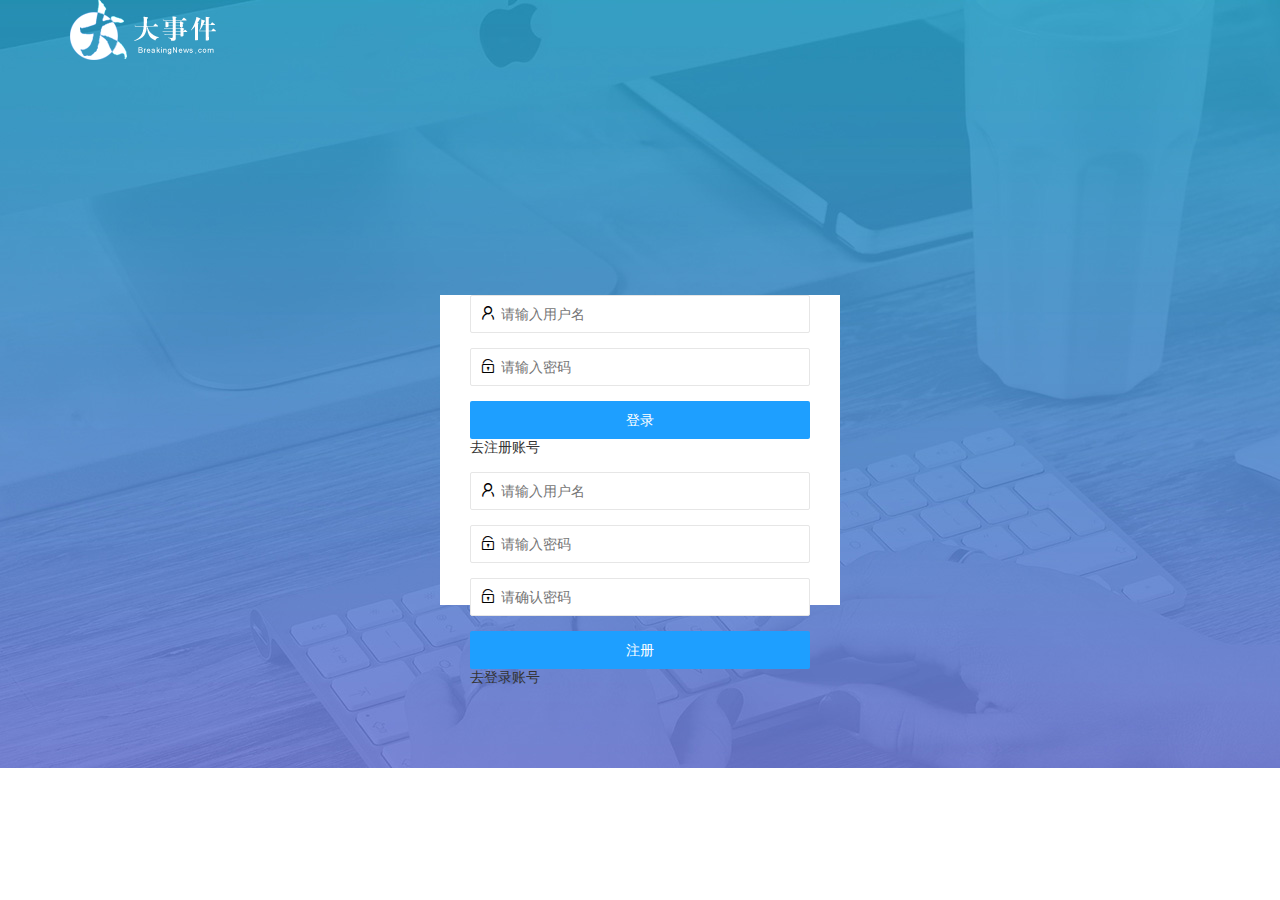
<file: login02.html>
<!DOCTYPE html>
<html lang="en">
  <head>
    <meta charset="UTF-8" />
    <meta name="viewport" content="width=device-width, initial-scale=1.0" />
    <title>登录界面02版本</title>
    <!-- login.html head区 -->
    <!-- 导入登录页面所需要的资源和库文件 -->
    <link rel="stylesheet" href="/assets/lib/layui/css/layui.css" />
    <link rel="stylesheet" href="/assets/css/base.css" />
    <link rel="stylesheet" href="/assets/css/login.css" />
    <script src="/assets/lib/jquery.js"></script>
    <!-- 非模块化的引入方式 -->
    <script src="/assets/lib/layui/layui.all.js"></script>
    <script src="/assets/js/login.js"></script>
  </head>
  <body>
    <!-- 头部 -->
    <div class="layui-main">
      <img src="./assets/images/logo.png" alt="" />
    </div>
    <!-- 登录框主体 -->
    <div class="login-all">
      <!-- 登录头部 -->
      <div class="title_pic"></div>

      <!-- 登录界面 -->
      <div class="login">
        <!-- 登录表单 -->
        <form class="layui-form layui-login">
          <div class="layui-form-item">
            <i class="layui-icon layui-icon-username"></i>
            <input
              type="text"
              name="title"
              required
              lay-verify="required|name"
              placeholder="请输入用户名"
              autocomplete="off"
              class="layui-input"
            />
          </div>
          <div class="layui-form-item">
            <i class="layui-icon layui-icon-password"></i>
            <input
              type="password"
              name="password"
              required
              lay-verify="required"
              placeholder="请输入密码"
              autocomplete="off"
              class="layui-input"
            />
          </div>
          <button
            class="layui-btn layui-btn-fluid layui-btn-normal"
            lay-submit
            lay-filter="formDemo"
          >
            登录
          </button>
          <div class="layui-form-item link">
            <a id="goRes" href="javascript:;">去注册账号</a>
          </div>
        </form>
        <!-- 注册表单 -->
        <form class="layui-form layui-reg">
          <div class="layui-form-item">
            <i class="layui-icon layui-icon-username"></i>
            <input
              id="username"
              type="text"
              name="title"
              required
              lay-verify="required|name"
              placeholder="请输入用户名"
              autocomplete="off"
              class="layui-input"
            />
          </div>
          <div class="layui-form-item">
            <i class="layui-icon layui-icon-password"></i>
            <input
              id="password"
              type="password"
              name="password"
              required
              lay-verify="required|pass"
              placeholder="请输入密码"
              autocomplete="off"
              class="layui-input"
            />
          </div>
          <div class="layui-form-item">
            <i class="layui-icon layui-icon-password"></i>
            <input
              type="password"
              name="repassword"
              required
              lay-verify="required|pass|repass"
              placeholder="请确认密码"
              autocomplete="off"
              class="layui-input"
            />
          </div>
          <button
            id="btn_login"
            class="layui-btn layui-btn-fluid layui-btn-normal"
            lay-submit
            lay-filter="formDemo"
          >
            注册
          </button>
          <div class="layui-form-item link">
            <a id="goLogin" href="javascript:;">去登录账号</a>
          </div>
        </form>
      </div>
    </div>
  </body>
</html>
</file>
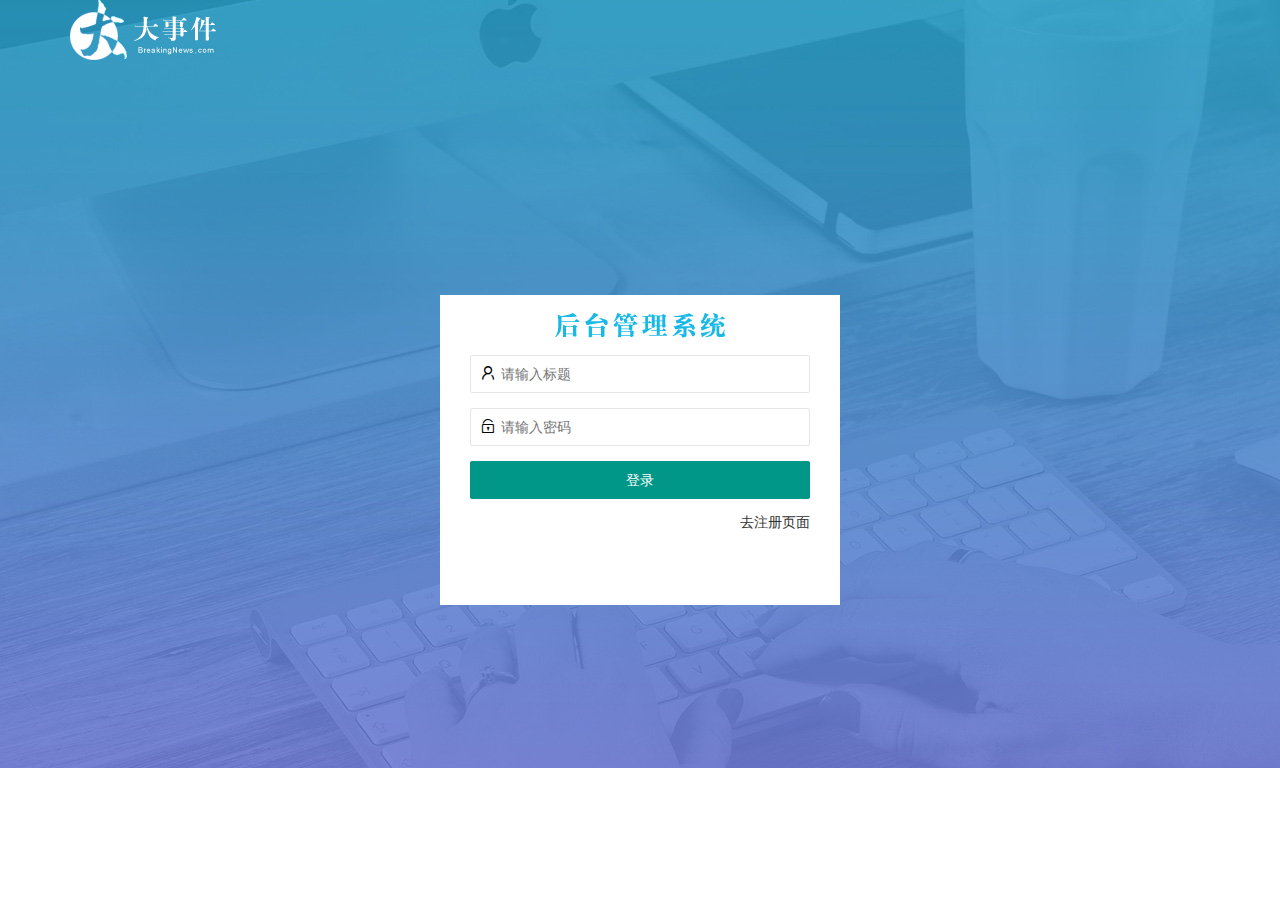
<file: login4.0.html>
<!DOCTYPE html>
<html lang="en">
  <head>
    <meta charset="UTF-8" />
    <meta name="viewport" content="width=device-width, initial-scale=1.0" />
    <title>版本4.0</title>
    <link rel="stylesheet" href="./assets/lib/layui/css/layui.css" />
    <link rel="stylesheet" href="./assets/css/base.css" />
    <link rel="stylesheet" href="./assets/css/login.css" />
    <script src="./assets/lib/jquery.js"></script>
    <script src="./assets/lib/layui/layui.all.js"></script>
    <script src="./assets/js/utils.js"></script>
    <script src="./assets/js/login.js"></script>
  </head>
  <body>
    <!-- logo -->
    <div class="layui-main">
      <img src="./assets/images/logo.png" alt="" />
    </div>
    <!-- 登录框主体 -->
    <div class="login-all">
      <!-- 登录框标题 -->
      <div class="title"></div>
      <!-- 登录表单 -->
      <form class="layui-form login-form">
        <!-- 用户名 -->
        <div class="layui-form-item">
          <i class="layui-icon layui-icon-username"></i>
          <input
            type="text"
            name="username"
            required
            lay-verify="required"
            placeholder="请输入标题"
            autocomplete="off"
            class="layui-input"
          />
        </div>
        <!-- 密码 -->
        <div class="layui-form-item">
          <i class="layui-icon layui-icon-password"></i>

          <input
            type="password"
            name="password"
            required
            lay-verify="required"
            placeholder="请输入密码"
            autocomplete="off"
            class="layui-input"
          />
        </div>
        <!-- 按钮 -->
        <div class="layui-form-item">
          <button
            class="layui-btn layui-btn-fluid"
            lay-submit
            lay-filter="formDemo"
          >
            登录
          </button>
        </div>
        <!-- 切换 -->
        <div class="layui-form-item links">
          <a id="goReg" href="javascript:;">去注册页面</a>
        </div>
      </form>
      <!-- 注册表单 -->
      <form class="layui-form reg-form">
        <!-- 用户名 -->
        <div class="layui-form-item">
          <i class="layui-icon layui-icon-username"></i>
          <input
            type="text"
            name="username"
            required
            lay-verify="required"
            placeholder="请输入标题"
            autocomplete="off"
            class="layui-input"
          />
        </div>
        <!-- 密码 -->
        <div class="layui-form-item">
          <i class="layui-icon layui-icon-password"></i>

          <input
            type="password"
            name="password"
            required
            lay-verify="required|pass"
            placeholder="请输入密码"
            autocomplete="off"
            class="layui-input"
          />
        </div>
        <!-- 确认密码 -->
        <div class="layui-form-item">
          <i class="layui-icon layui-icon-password"></i>

          <input
            type="password"
            name="repassword"
            required
            lay-verify="required|pass|repass"
            placeholder="请确认密码"
            autocomplete="off"
            class="layui-input"
          />
        </div>
        <!-- 按钮 -->
        <div class="layui-form-item">
          <button
            class="layui-btn layui-btn-fluid"
            lay-submit
            lay-filter="formDemo"
          >
            注册
          </button>
        </div>
        <!-- 切换 -->
        <div class="layui-form-item links">
          <a id="goLogin" href="javascript:;">去登录页面</a>
        </div>
      </form>
    </div>
  </body>
</html>
</file>
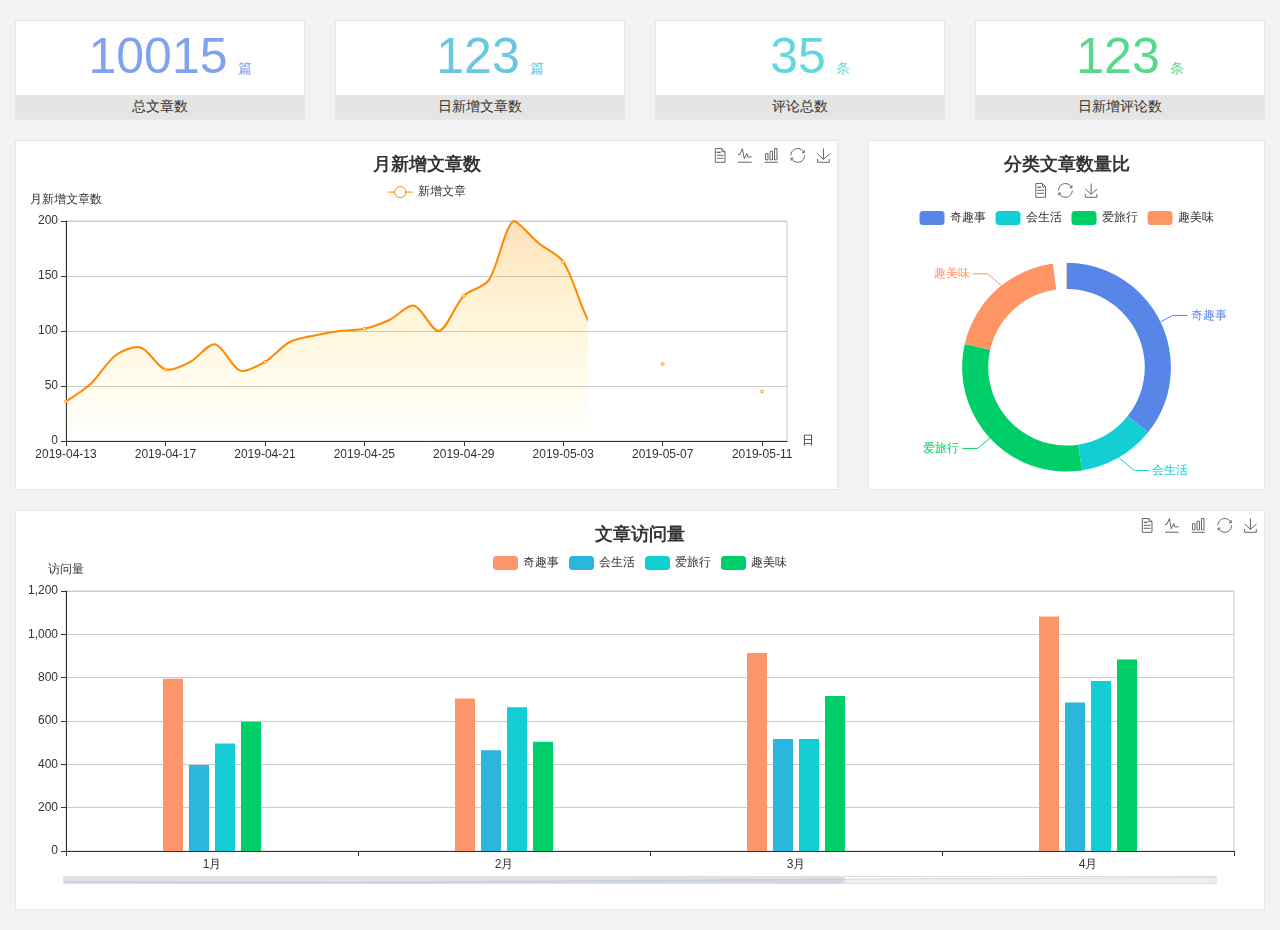
<file: home/dashboard.html>
<!DOCTYPE html>
<html lang="en">

<head>
  <meta charset="UTF-8">
  <meta name="viewport" content="width=device-width, initial-scale=1.0">
  <meta http-equiv="X-UA-Compatible" content="ie=edge">
  <title>图表统计</title>
  <link rel="stylesheet" href="../../assets/lib/bootstrap.css" />
  <link rel="stylesheet" href="../../assets/lib/main.css" />
  <script src="../../assets/lib/jquery.js"></script>
  <script type="text/javascript" src="../../assets/lib/echarts.min.js"></script>
</head>

<body>
  <div class="container-fluid">
    <div class="row spannel_list">
      <div class="col-sm-3 col-xs-6">
        <div class="spannel">
          <em>10015</em><span>篇</span>
          <b>总文章数</b>
        </div>
      </div>
      <div class="col-sm-3 col-xs-6">
        <div class="spannel scolor01">
          <em>123</em><span>篇</span>
          <b>日新增文章数</b>
        </div>
      </div>
      <div class="col-sm-3 col-xs-6">
        <div class="spannel scolor02">
          <em>35</em><span>条</span>
          <b>评论总数</b>
        </div>
      </div>
      <div class="col-sm-3 col-xs-6">
        <div class="spannel scolor03">
          <em>123</em><span>条</span>
          <b>日新增评论数</b>
        </div>
      </div>
    </div>
  </div>

  <div class="container-fluid">
    <div class="row curve-pie">
      <div class="col-lg-8 col-md-8">
        <div class="gragh_pannel" id="curve_show"></div>
      </div>
      <div class="col-lg-4 col-md-4">
        <div class="gragh_pannel" id="pie_show"></div>
      </div>
    </div>
  </div>

  <div class="container-fluid">
    <div class="column_pannel" id="column_show"></div>
  </div>

  <script>
    var oChart = echarts.init(document.getElementById('curve_show'));
    var aList_all = [
      { 'count': 36, 'date': '2019-04-13' },
      { 'count': 52, 'date': '2019-04-14' },
      { 'count': 78, 'date': '2019-04-15' },
      { 'count': 85, 'date': '2019-04-16' },
      { 'count': 65, 'date': '2019-04-17' },
      { 'count': 72, 'date': '2019-04-18' },
      { 'count': 88, 'date': '2019-04-19' },
      { 'count': 64, 'date': '2019-04-20' },
      { 'count': 72, 'date': '2019-04-21' },
      { 'count': 90, 'date': '2019-04-22' },
      { 'count': 96, 'date': '2019-04-23' },
      { 'count': 100, 'date': '2019-04-24' },
      { 'count': 102, 'date': '2019-04-25' },
      { 'count': 110, 'date': '2019-04-26' },
      { 'count': 123, 'date': '2019-04-27' },
      { 'count': 100, 'date': '2019-04-28' },
      { 'count': 132, 'date': '2019-04-29' },
      { 'count': 146, 'date': '2019-04-30' },
      { 'count': 200, 'date': '2019-05-01' },
      { 'count': 180, 'date': '2019-05-02' },
      { 'count': 163, 'date': '2019-05-03' },
      { 'count': 110, 'date': '2019-05-04' },
      { 'count': 80, 'date': '2019-05-05' },
      { 'count': 82, 'date': '2019-05-06' },
      { 'count': 70, 'date': '2019-05-07' },
      { 'count': 65, 'date': '2019-05-08' },
      { 'count': 54, 'date': '2019-05-09' },
      { 'count': 40, 'date': '2019-05-10' },
      { 'count': 45, 'date': '2019-05-11' },
      { 'count': 38, 'date': '2019-05-12' },
    ];

    let aCount = [];
    let aDate = [];

    for (var i = 0; i < aList_all.length; i++) {
      aCount.push(aList_all[i].count);
      aDate.push(aList_all[i].date);
    }

    var chartopt = {
      title: {
        text: '月新增文章数',
        left: 'center',
        top: '10'
      },
      tooltip: {
        trigger: 'axis'
      },
      legend: {
        data: ['新增文章'],
        top: '40'
      },
      toolbox: {
        show: true,
        feature: {
          mark: { show: true },
          dataView: { show: true, readOnly: false },
          magicType: { show: true, type: ['line', 'bar'] },
          restore: { show: true },
          saveAsImage: { show: true }
        }
      },
      calculable: true,
      xAxis: [
        {
          name: '日',
          type: 'category',
          boundaryGap: false,
          data: aDate
        }
      ],
      yAxis: [
        {
          name: '月新增文章数',
          type: 'value'
        }
      ],
      series: [
        {
          name: '新增文章',
          type: 'line',
          smooth: true,
          itemStyle: { normal: { areaStyle: { type: 'default' }, color: '#f80' }, lineStyle: { color: '#f80' } },
          data: aCount
        }],
      areaStyle: {
        normal: {
          color: new echarts.graphic.LinearGradient(0, 0, 0, 1, [{
            offset: 0,
            color: 'rgba(255,136,0,0.39)'
          }, {
            offset: .34,
            color: 'rgba(255,180,0,0.25)'
          }, {
            offset: 1,
            color: 'rgba(255,222,0,0.00)'
          }])

        }
      },
      grid: {
        show: true,
        x: 50,
        x2: 50,
        y: 80,
        height: 220
      }
    };

    oChart.setOption(chartopt);


    var oPie = echarts.init(document.getElementById('pie_show'));
    var oPieopt =
    {
      title: {
        top: 10,
        text: '分类文章数量比',
        x: 'center'
      },
      tooltip: {
        trigger: 'item',
        formatter: "{a} <br/>{b} : {c} ({d}%)"
      },
      color: ['#5885e8', '#13cfd5', '#00ce68', '#ff9565'],
      legend: {
        x: 'center',
        top: 65,
        data: ['奇趣事', '会生活', '爱旅行', '趣美味']
      },
      toolbox: {
        show: true,
        x: 'center',
        top: 35,
        feature: {
          mark: { show: true },
          dataView: { show: true, readOnly: false },
          magicType: {
            show: true,
            type: ['pie', 'funnel'],
            option: {
              funnel: {
                x: '25%',
                width: '50%',
                funnelAlign: 'left',
                max: 1548
              }
            }
          },
          restore: { show: true },
          saveAsImage: { show: true }
        }
      },
      calculable: true,
      series: [
        {
          name: '访问来源',
          type: 'pie',
          radius: ['45%', '60%'],
          center: ['50%', '65%'],
          data: [
            { value: 300, name: '奇趣事' },
            { value: 100, name: '会生活' },
            { value: 260, name: '爱旅行' },
            { value: 180, name: '趣美味' }
          ]
        }
      ]
    };
    oPie.setOption(oPieopt);



    var oColumn = this.echarts.init(document.getElementById('column_show'));
    var oColumnopt =
    {
      title: {
        text: '文章访问量',
        left: 'center',
        top: '10'
      },
      tooltip: {
        trigger: 'axis'
      },
      legend: {
        data: ['奇趣事', '会生活', '爱旅行', '趣美味'],
        top: '40'
      },
      toolbox: {
        show: true,
        feature: {
          mark: { show: true },
          dataView: { show: true, readOnly: false },
          magicType: { show: true, type: ['line', 'bar'] },
          restore: { show: true },
          saveAsImage: { show: true }
        }
      },
      calculable: true,
      xAxis: [
        {
          type: 'category',
          data: ['1月', '2月', '3月', '4月', '5月']
        }
      ],
      yAxis: [
        {
          name: '访问量',
          type: 'value'
        }
      ],
      series: [
        {
          name: '奇趣事',
          type: 'bar',
          barWidth: 20,
          itemStyle: {
            normal: { areaStyle: { type: 'default' }, color: '#fd956a' }
          },
          data: [800, 708, 920, 1090, 1200]
        },
        {
          name: '会生活',
          type: 'bar',
          barWidth: 20,
          itemStyle: {
            normal: { areaStyle: { type: 'default' }, color: '#2bb6db' }
          },
          data: [400, 468, 520, 690, 800]
        },
        {
          name: '爱旅行',
          type: 'bar',
          barWidth: 20,
          itemStyle: {
            normal: { areaStyle: { type: 'default' }, color: '#13cfd5' }
          },
          data: [500, 668, 520, 790, 900]
        },
        {
          name: '趣美味',
          type: 'bar',
          barWidth: 20,
          itemStyle: {
            normal: { areaStyle: { type: 'default' }, color: '#00ce68' }
          },
          data: [600, 508, 720, 890, 1000]
        }
      ],
      grid: {
        show: true,
        x: 50,
        x2: 30,
        y: 80,
        height: 260
      },
      dataZoom: [//给x轴设置滚动条
        {
          start: 0,//默认为0
          end: 100 - 1000 / 31,//默认为100
          type: 'slider',
          show: true,
          xAxisIndex: [0],
          handleSize: 0,//滑动条的 左右2个滑动条的大小
          height: 8,//组件高度
          left: 45, //左边的距离
          right: 50,//右边的距离
          bottom: 26,//右边的距离
          handleColor: '#ddd',//h滑动图标的颜色
          handleStyle: {
            borderColor: "#cacaca",
            borderWidth: "1",
            shadowBlur: 2,
            background: "#ddd",
            shadowColor: "#ddd",
          }
        }]
    };
    oColumn.setOption(oColumnopt);
  </script>
</body>

</html>
</file>
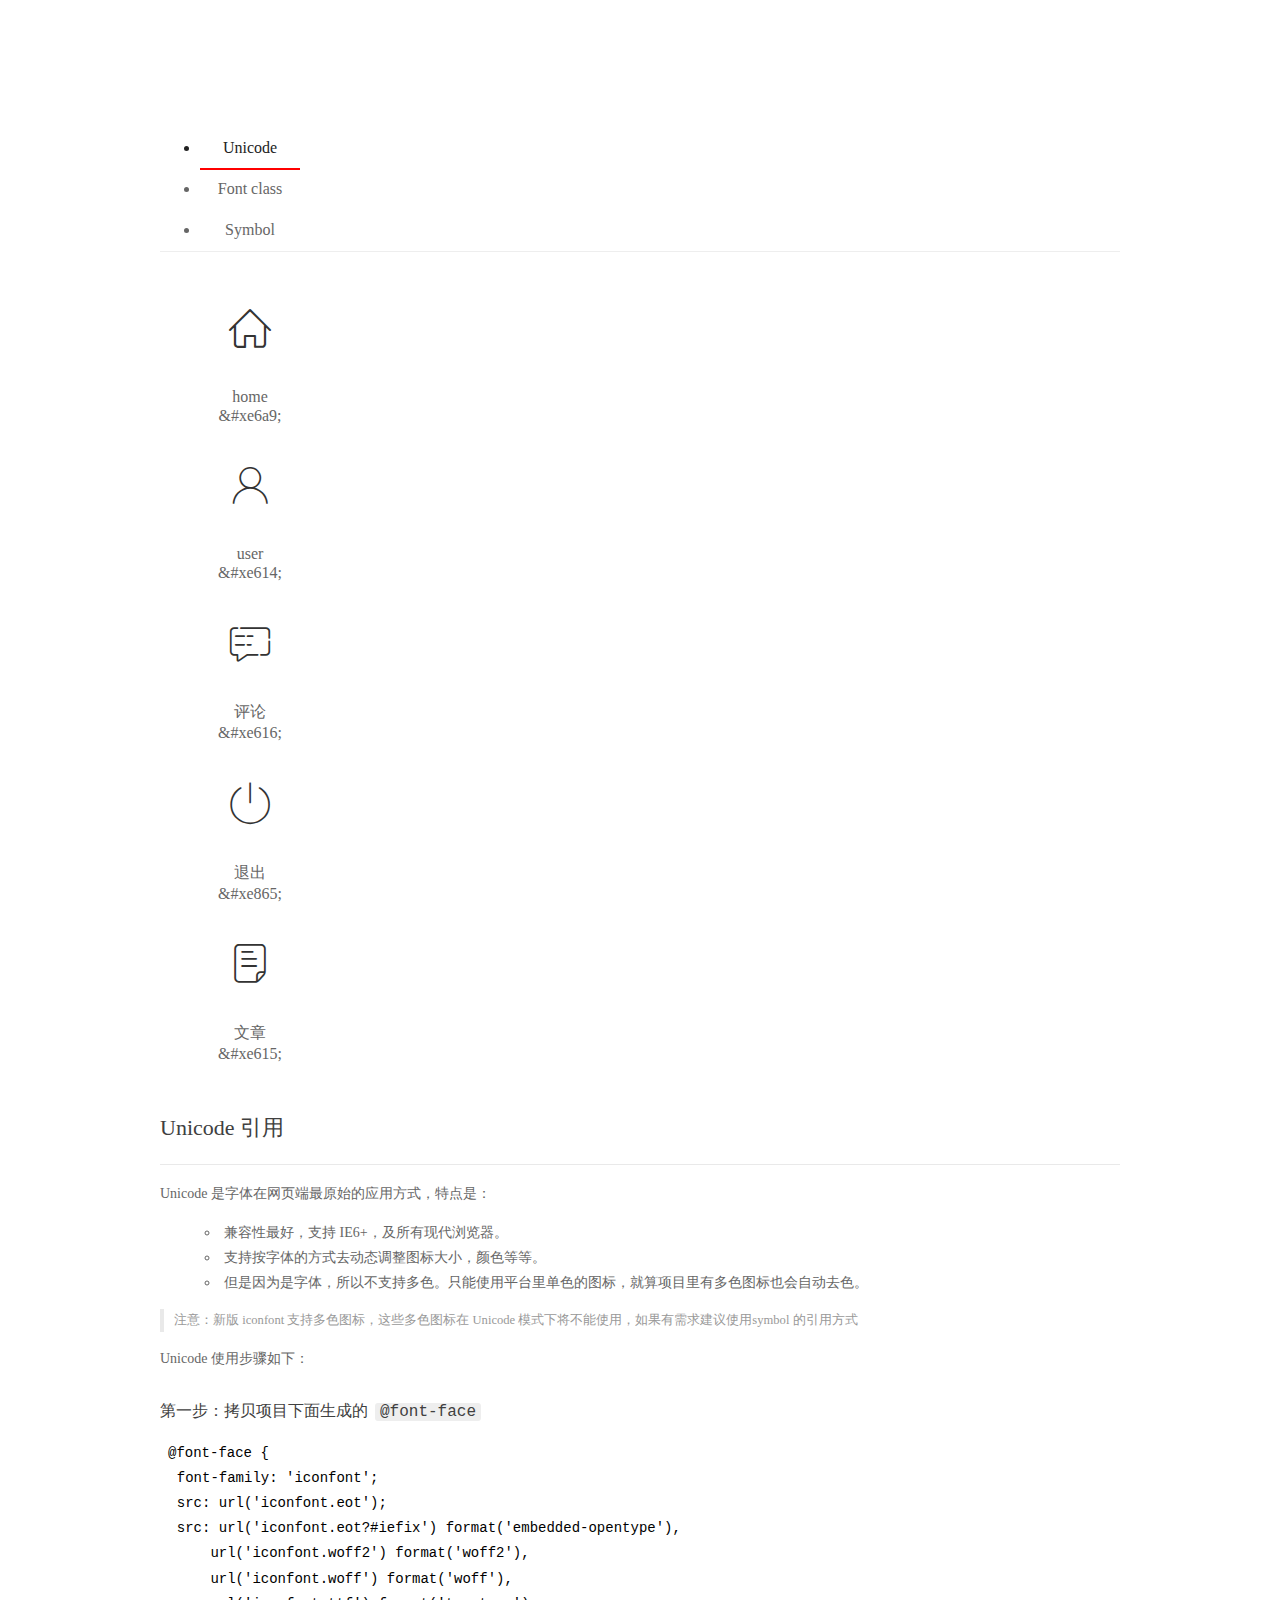
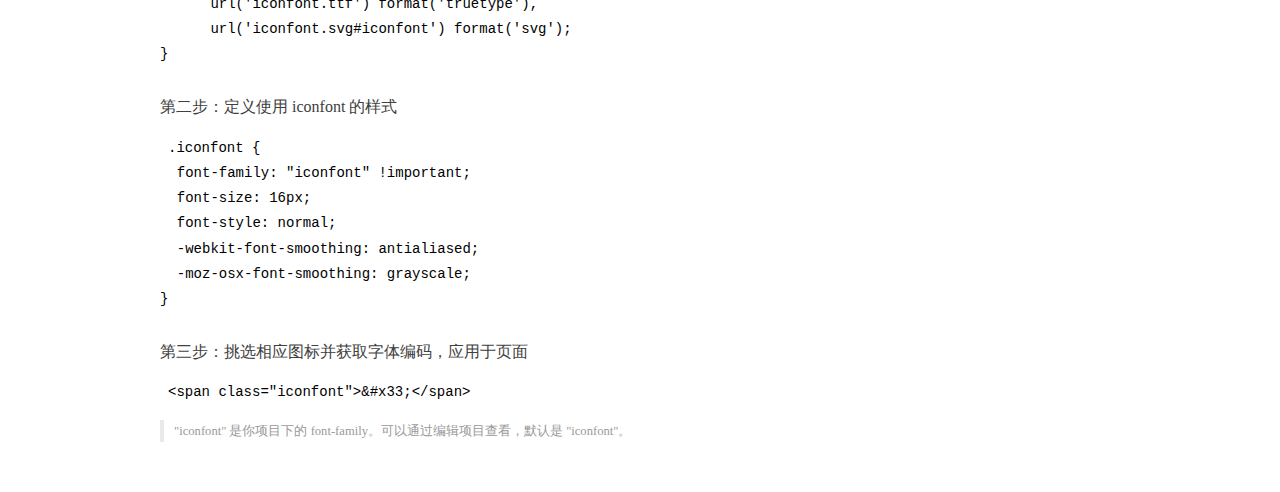
<file: assets/fonts/demo_index.html>
<!DOCTYPE html>
<html>
<head>
  <meta charset="utf-8"/>
  <title>IconFont Demo</title>
  <link rel="shortcut icon" href="https://gtms04.alicdn.com/tps/i4/TB1_oz6GVXXXXaFXpXXJDFnIXXX-64-64.ico" type="image/x-icon"/>
  <link rel="stylesheet" href="https://g.alicdn.com/thx/cube/1.3.2/cube.min.css">
  <link rel="stylesheet" href="demo.css">
  <link rel="stylesheet" href="iconfont.css">
  <script src="iconfont.js"></script>
  <!-- jQuery -->
  <script src="https://a1.alicdn.com/oss/uploads/2018/12/26/7bfddb60-08e8-11e9-9b04-53e73bb6408b.js"></script>
  <!-- 代码高亮 -->
  <script src="https://a1.alicdn.com/oss/uploads/2018/12/26/a3f714d0-08e6-11e9-8a15-ebf944d7534c.js"></script>
</head>
<body>
  <div class="main">
    <h1 class="logo"><a href="https://www.iconfont.cn/" title="iconfont 首页" target="_blank">&#xe86b;</a></h1>
    <div class="nav-tabs">
      <ul id="tabs" class="dib-box">
        <li class="dib active"><span>Unicode</span></li>
        <li class="dib"><span>Font class</span></li>
        <li class="dib"><span>Symbol</span></li>
      </ul>
      
    </div>
    <div class="tab-container">
      <div class="content unicode" style="display: block;">
          <ul class="icon_lists dib-box">
          
            <li class="dib">
              <span class="icon iconfont">&#xe6a9;</span>
                <div class="name">home</div>
                <div class="code-name">&amp;#xe6a9;</div>
              </li>
          
            <li class="dib">
              <span class="icon iconfont">&#xe614;</span>
                <div class="name">user</div>
                <div class="code-name">&amp;#xe614;</div>
              </li>
          
            <li class="dib">
              <span class="icon iconfont">&#xe616;</span>
                <div class="name">评论</div>
                <div class="code-name">&amp;#xe616;</div>
              </li>
          
            <li class="dib">
              <span class="icon iconfont">&#xe865;</span>
                <div class="name">退出</div>
                <div class="code-name">&amp;#xe865;</div>
              </li>
          
            <li class="dib">
              <span class="icon iconfont">&#xe615;</span>
                <div class="name">文章</div>
                <div class="code-name">&amp;#xe615;</div>
              </li>
          
          </ul>
          <div class="article markdown">
          <h2 id="unicode-">Unicode 引用</h2>
          <hr>

          <p>Unicode 是字体在网页端最原始的应用方式，特点是：</p>
          <ul>
            <li>兼容性最好，支持 IE6+，及所有现代浏览器。</li>
            <li>支持按字体的方式去动态调整图标大小，颜色等等。</li>
            <li>但是因为是字体，所以不支持多色。只能使用平台里单色的图标，就算项目里有多色图标也会自动去色。</li>
          </ul>
          <blockquote>
            <p>注意：新版 iconfont 支持多色图标，这些多色图标在 Unicode 模式下将不能使用，如果有需求建议使用symbol 的引用方式</p>
          </blockquote>
          <p>Unicode 使用步骤如下：</p>
          <h3 id="-font-face">第一步：拷贝项目下面生成的 <code>@font-face</code></h3>
<pre><code class="language-css"
>@font-face {
  font-family: 'iconfont';
  src: url('iconfont.eot');
  src: url('iconfont.eot?#iefix') format('embedded-opentype'),
      url('iconfont.woff2') format('woff2'),
      url('iconfont.woff') format('woff'),
      url('iconfont.ttf') format('truetype'),
      url('iconfont.svg#iconfont') format('svg');
}
</code></pre>
          <h3 id="-iconfont-">第二步：定义使用 iconfont 的样式</h3>
<pre><code class="language-css"
>.iconfont {
  font-family: "iconfont" !important;
  font-size: 16px;
  font-style: normal;
  -webkit-font-smoothing: antialiased;
  -moz-osx-font-smoothing: grayscale;
}
</code></pre>
          <h3 id="-">第三步：挑选相应图标并获取字体编码，应用于页面</h3>
<pre>
<code class="language-html"
>&lt;span class="iconfont"&gt;&amp;#x33;&lt;/span&gt;
</code></pre>
          <blockquote>
            <p>"iconfont" 是你项目下的 font-family。可以通过编辑项目查看，默认是 "iconfont"。</p>
          </blockquote>
          </div>
      </div>
      <div class="content font-class">
        <ul class="icon_lists dib-box">
          
          <li class="dib">
            <span class="icon iconfont icon-home"></span>
            <div class="name">
              home
            </div>
            <div class="code-name">.icon-home
            </div>
          </li>
          
          <li class="dib">
            <span class="icon iconfont icon-user"></span>
            <div class="name">
              user
            </div>
            <div class="code-name">.icon-user
            </div>
          </li>
          
          <li class="dib">
            <span class="icon iconfont icon-pinglun"></span>
            <div class="name">
              评论
            </div>
            <div class="code-name">.icon-pinglun
            </div>
          </li>
          
          <li class="dib">
            <span class="icon iconfont icon-tuichu"></span>
            <div class="name">
              退出
            </div>
            <div class="code-name">.icon-tuichu
            </div>
          </li>
          
          <li class="dib">
            <span class="icon iconfont icon-16"></span>
            <div class="name">
              文章
            </div>
            <div class="code-name">.icon-16
            </div>
          </li>
          
        </ul>
        <div class="article markdown">
        <h2 id="font-class-">font-class 引用</h2>
        <hr>

        <p>font-class 是 Unicode 使用方式的一种变种，主要是解决 Unicode 书写不直观，语意不明确的问题。</p>
        <p>与 Unicode 使用方式相比，具有如下特点：</p>
        <ul>
          <li>兼容性良好，支持 IE8+，及所有现代浏览器。</li>
          <li>相比于 Unicode 语意明确，书写更直观。可以很容易分辨这个 icon 是什么。</li>
          <li>因为使用 class 来定义图标，所以当要替换图标时，只需要修改 class 里面的 Unicode 引用。</li>
          <li>不过因为本质上还是使用的字体，所以多色图标还是不支持的。</li>
        </ul>
        <p>使用步骤如下：</p>
        <h3 id="-fontclass-">第一步：引入项目下面生成的 fontclass 代码：</h3>
<pre><code class="language-html">&lt;link rel="stylesheet" href="./iconfont.css"&gt;
</code></pre>
        <h3 id="-">第二步：挑选相应图标并获取类名，应用于页面：</h3>
<pre><code class="language-html">&lt;span class="iconfont icon-xxx"&gt;&lt;/span&gt;
</code></pre>
        <blockquote>
          <p>"
            iconfont" 是你项目下的 font-family。可以通过编辑项目查看，默认是 "iconfont"。</p>
        </blockquote>
      </div>
      </div>
      <div class="content symbol">
          <ul class="icon_lists dib-box">
          
            <li class="dib">
                <svg class="icon svg-icon" aria-hidden="true">
                  <use xlink:href="#icon-home"></use>
                </svg>
                <div class="name">home</div>
                <div class="code-name">#icon-home</div>
            </li>
          
            <li class="dib">
                <svg class="icon svg-icon" aria-hidden="true">
                  <use xlink:href="#icon-user"></use>
                </svg>
                <div class="name">user</div>
                <div class="code-name">#icon-user</div>
            </li>
          
            <li class="dib">
                <svg class="icon svg-icon" aria-hidden="true">
                  <use xlink:href="#icon-pinglun"></use>
                </svg>
                <div class="name">评论</div>
                <div class="code-name">#icon-pinglun</div>
            </li>
          
            <li class="dib">
                <svg class="icon svg-icon" aria-hidden="true">
                  <use xlink:href="#icon-tuichu"></use>
                </svg>
                <div class="name">退出</div>
                <div class="code-name">#icon-tuichu</div>
            </li>
          
            <li class="dib">
                <svg class="icon svg-icon" aria-hidden="true">
                  <use xlink:href="#icon-16"></use>
                </svg>
                <div class="name">文章</div>
                <div class="code-name">#icon-16</div>
            </li>
          
          </ul>
          <div class="article markdown">
          <h2 id="symbol-">Symbol 引用</h2>
          <hr>

          <p>这是一种全新的使用方式，应该说这才是未来的主流，也是平台目前推荐的用法。相关介绍可以参考这篇<a href="">文章</a>
            这种用法其实是做了一个 SVG 的集合，与另外两种相比具有如下特点：</p>
          <ul>
            <li>支持多色图标了，不再受单色限制。</li>
            <li>通过一些技巧，支持像字体那样，通过 <code>font-size</code>, <code>color</code> 来调整样式。</li>
            <li>兼容性较差，支持 IE9+，及现代浏览器。</li>
            <li>浏览器渲染 SVG 的性能一般，还不如 png。</li>
          </ul>
          <p>使用步骤如下：</p>
          <h3 id="-symbol-">第一步：引入项目下面生成的 symbol 代码：</h3>
<pre><code class="language-html">&lt;script src="./iconfont.js"&gt;&lt;/script&gt;
</code></pre>
          <h3 id="-css-">第二步：加入通用 CSS 代码（引入一次就行）：</h3>
<pre><code class="language-html">&lt;style&gt;
.icon {
  width: 1em;
  height: 1em;
  vertical-align: -0.15em;
  fill: currentColor;
  overflow: hidden;
}
&lt;/style&gt;
</code></pre>
          <h3 id="-">第三步：挑选相应图标并获取类名，应用于页面：</h3>
<pre><code class="language-html">&lt;svg class="icon" aria-hidden="true"&gt;
  &lt;use xlink:href="#icon-xxx"&gt;&lt;/use&gt;
&lt;/svg&gt;
</code></pre>
          </div>
      </div>

    </div>
  </div>
  <script>
  $(document).ready(function () {
      $('.tab-container .content:first').show()

      $('#tabs li').click(function (e) {
        var tabContent = $('.tab-container .content')
        var index = $(this).index()

        if ($(this).hasClass('active')) {
          return
        } else {
          $('#tabs li').removeClass('active')
          $(this).addClass('active')

          tabContent.hide().eq(index).fadeIn()
        }
      })
    })
  </script>
</body>
</html>
</file>
<file: assets/lib/layui/css/layui.css>
/** layui-v2.5.6 MIT License By https://www.layui.com */
.layui-inline,
img {
  display: inline-block;
  vertical-align: middle;
}
h1,
h2,
h3,
h4,
h5,
h6 {
  font-weight: 400;
}
.layui-edge,
.layui-header,
.layui-inline,
.layui-main {
  position: relative;
}
.layui-body,
.layui-edge,
.layui-elip {
  overflow: hidden;
}
.layui-btn,
.layui-edge,
.layui-inline,
img {
  vertical-align: middle;
}
.layui-btn,
.layui-disabled,
.layui-icon,
.layui-unselect {
  -moz-user-select: none;
  -webkit-user-select: none;
  -ms-user-select: none;
}
.layui-elip,
.layui-form-checkbox span,
.layui-form-pane .layui-form-label {
  text-overflow: ellipsis;
  white-space: nowrap;
}
.layui-breadcrumb,
.layui-tree-btnGroup {
  visibility: hidden;
}
blockquote,
body,
button,
dd,
div,
dl,
dt,
form,
h1,
h2,
h3,
h4,
h5,
h6,
input,
li,
ol,
p,
pre,
td,
textarea,
th,
ul {
  margin: 0;
  padding: 0;
  -webkit-tap-highlight-color: rgba(0, 0, 0, 0);
}
a:active,
a:hover {
  outline: 0;
}
img {
  border: none;
}
li {
  list-style: none;
}
table {
  border-collapse: collapse;
  border-spacing: 0;
}
h4,
h5,
h6 {
  font-size: 100%;
}
button,
input,
optgroup,
option,
select,
textarea {
  font-family: inherit;
  font-size: inherit;
  font-style: inherit;
  font-weight: inherit;
  outline: 0;
}
pre {
  white-space: pre-wrap;
  white-space: -moz-pre-wrap;
  white-space: -pre-wrap;
  white-space: -o-pre-wrap;
  word-wrap: break-word;
}
body {
  line-height: 24px;
  font: 14px Helvetica Neue, Helvetica, PingFang SC, Tahoma, Arial, sans-serif;
}
hr {
  height: 1px;
  margin: 10px 0;
  border: 0;
  clear: both;
}
a {
  color: #333;
  text-decoration: none;
}
a:hover {
  color: #777;
}
a cite {
  font-style: normal;
  *cursor: pointer;
}
.layui-border-box,
.layui-border-box * {
  box-sizing: border-box;
}
.layui-box,
.layui-box * {
  box-sizing: content-box;
}
.layui-clear {
  clear: both;
  *zoom: 1;
}
.layui-clear:after {
  content: "\20";
  clear: both;
  *zoom: 1;
  display: block;
  height: 0;
}
.layui-inline {
  *display: inline;
  *zoom: 1;
}
.layui-edge {
  display: inline-block;
  width: 0;
  height: 0;
  border-width: 6px;
  border-style: dashed;
  border-color: transparent;
}
.layui-edge-top {
  top: -4px;
  border-bottom-color: #999;
  border-bottom-style: solid;
}
.layui-edge-right {
  border-left-color: #999;
  border-left-style: solid;
}
.layui-edge-bottom {
  top: 2px;
  border-top-color: #999;
  border-top-style: solid;
}
.layui-edge-left {
  border-right-color: #999;
  border-right-style: solid;
}
.layui-disabled,
.layui-disabled:hover {
  color: #d2d2d2 !important;
  cursor: not-allowed !important;
}
.layui-circle {
  border-radius: 100%;
}
.layui-show {
  display: block !important;
}
.layui-hide {
  display: none !important;
}
@font-face {
  font-family: layui-icon;
  src: url(../font/iconfont.eot?v=256);
  src: url(../font/iconfont.eot?v=256#iefix) format("embedded-opentype"),
    url(../font/iconfont.woff2?v=256) format("woff2"),
    url(../font/iconfont.woff?v=256) format("woff"),
    url(../font/iconfont.ttf?v=256) format("truetype"),
    url(../font/iconfont.svg?v=256#layui-icon) format("svg");
}
.layui-icon {
  font-family: layui-icon !important;
  font-size: 16px;
  font-style: normal;
  -webkit-font-smoothing: antialiased;
  -moz-osx-font-smoothing: grayscale;
}
.layui-icon-reply-fill:before {
  content: "\e611";
}
.layui-icon-set-fill:before {
  content: "\e614";
}
.layui-icon-menu-fill:before {
  content: "\e60f";
}
.layui-icon-search:before {
  content: "\e615";
}
.layui-icon-share:before {
  content: "\e641";
}
.layui-icon-set-sm:before {
  content: "\e620";
}
.layui-icon-engine:before {
  content: "\e628";
}
.layui-icon-close:before {
  content: "\1006";
}
.layui-icon-close-fill:before {
  content: "\1007";
}
.layui-icon-chart-screen:before {
  content: "\e629";
}
.layui-icon-star:before {
  content: "\e600";
}
.layui-icon-circle-dot:before {
  content: "\e617";
}
.layui-icon-chat:before {
  content: "\e606";
}
.layui-icon-release:before {
  content: "\e609";
}
.layui-icon-list:before {
  content: "\e60a";
}
.layui-icon-chart:before {
  content: "\e62c";
}
.layui-icon-ok-circle:before {
  content: "\1005";
}
.layui-icon-layim-theme:before {
  content: "\e61b";
}
.layui-icon-table:before {
  content: "\e62d";
}
.layui-icon-right:before {
  content: "\e602";
}
.layui-icon-left:before {
  content: "\e603";
}
.layui-icon-cart-simple:before {
  content: "\e698";
}
.layui-icon-face-cry:before {
  content: "\e69c";
}
.layui-icon-face-smile:before {
  content: "\e6af";
}
.layui-icon-survey:before {
  content: "\e6b2";
}
.layui-icon-tree:before {
  content: "\e62e";
}
.layui-icon-ie:before {
  content: "\e7bb";
}
.layui-icon-upload-circle:before {
  content: "\e62f";
}
.layui-icon-add-circle:before {
  content: "\e61f";
}
.layui-icon-download-circle:before {
  content: "\e601";
}
.layui-icon-templeate-1:before {
  content: "\e630";
}
.layui-icon-util:before {
  content: "\e631";
}
.layui-icon-face-surprised:before {
  content: "\e664";
}
.layui-icon-edit:before {
  content: "\e642";
}
.layui-icon-speaker:before {
  content: "\e645";
}
.layui-icon-down:before {
  content: "\e61a";
}
.layui-icon-file:before {
  content: "\e621";
}
.layui-icon-layouts:before {
  content: "\e632";
}
.layui-icon-rate-half:before {
  content: "\e6c9";
}
.layui-icon-add-circle-fine:before {
  content: "\e608";
}
.layui-icon-prev-circle:before {
  content: "\e633";
}
.layui-icon-read:before {
  content: "\e705";
}
.layui-icon-404:before {
  content: "\e61c";
}
.layui-icon-carousel:before {
  content: "\e634";
}
.layui-icon-help:before {
  content: "\e607";
}
.layui-icon-code-circle:before {
  content: "\e635";
}
.layui-icon-windows:before {
  content: "\e67f";
}
.layui-icon-water:before {
  content: "\e636";
}
.layui-icon-username:before {
  content: "\e66f";
}
.layui-icon-find-fill:before {
  content: "\e670";
}
.layui-icon-about:before {
  content: "\e60b";
}
.layui-icon-location:before {
  content: "\e715";
}
.layui-icon-up:before {
  content: "\e619";
}
.layui-icon-pause:before {
  content: "\e651";
}
.layui-icon-date:before {
  content: "\e637";
}
.layui-icon-layim-uploadfile:before {
  content: "\e61d";
}
.layui-icon-delete:before {
  content: "\e640";
}
.layui-icon-play:before {
  content: "\e652";
}
.layui-icon-top:before {
  content: "\e604";
}
.layui-icon-firefox:before {
  content: "\e686";
}
.layui-icon-friends:before {
  content: "\e612";
}
.layui-icon-refresh-3:before {
  content: "\e9aa";
}
.layui-icon-ok:before {
  content: "\e605";
}
.layui-icon-layer:before {
  content: "\e638";
}
.layui-icon-face-smile-fine:before {
  content: "\e60c";
}
.layui-icon-dollar:before {
  content: "\e659";
}
.layui-icon-group:before {
  content: "\e613";
}
.layui-icon-layim-download:before {
  content: "\e61e";
}
.layui-icon-picture-fine:before {
  content: "\e60d";
}
.layui-icon-link:before {
  content: "\e64c";
}
.layui-icon-diamond:before {
  content: "\e735";
}
.layui-icon-log:before {
  content: "\e60e";
}
.layui-icon-key:before {
  content: "\e683";
}
.layui-icon-rate-solid:before {
  content: "\e67a";
}
.layui-icon-fonts-del:before {
  content: "\e64f";
}
.layui-icon-unlink:before {
  content: "\e64d";
}
.layui-icon-fonts-clear:before {
  content: "\e639";
}
.layui-icon-triangle-r:before {
  content: "\e623";
}
.layui-icon-circle:before {
  content: "\e63f";
}
.layui-icon-radio:before {
  content: "\e643";
}
.layui-icon-align-center:before {
  content: "\e647";
}
.layui-icon-align-right:before {
  content: "\e648";
}
.layui-icon-align-left:before {
  content: "\e649";
}
.layui-icon-loading-1:before {
  content: "\e63e";
}
.layui-icon-return:before {
  content: "\e65c";
}
.layui-icon-fonts-strong:before {
  content: "\e62b";
}
.layui-icon-upload:before {
  content: "\e67c";
}
.layui-icon-dialogue:before {
  content: "\e63a";
}
.layui-icon-video:before {
  content: "\e6ed";
}
.layui-icon-headset:before {
  content: "\e6fc";
}
.layui-icon-cellphone-fine:before {
  content: "\e63b";
}
.layui-icon-add-1:before {
  content: "\e654";
}
.layui-icon-face-smile-b:before {
  content: "\e650";
}
.layui-icon-fonts-html:before {
  content: "\e64b";
}
.layui-icon-screen-full:before {
  content: "\e622";
}
.layui-icon-form:before {
  content: "\e63c";
}
.layui-icon-cart:before {
  content: "\e657";
}
.layui-icon-camera-fill:before {
  content: "\e65d";
}
.layui-icon-tabs:before {
  content: "\e62a";
}
.layui-icon-heart-fill:before {
  content: "\e68f";
}
.layui-icon-fonts-code:before {
  content: "\e64e";
}
.layui-icon-ios:before {
  content: "\e680";
}
.layui-icon-at:before {
  content: "\e687";
}
.layui-icon-fire:before {
  content: "\e756";
}
.layui-icon-set:before {
  content: "\e716";
}
.layui-icon-fonts-u:before {
  content: "\e646";
}
.layui-icon-triangle-d:before {
  content: "\e625";
}
.layui-icon-tips:before {
  content: "\e702";
}
.layui-icon-picture:before {
  content: "\e64a";
}
.layui-icon-more-vertical:before {
  content: "\e671";
}
.layui-icon-bluetooth:before {
  content: "\e689";
}
.layui-icon-flag:before {
  content: "\e66c";
}
.layui-icon-loading:before {
  content: "\e63d";
}
.layui-icon-fonts-i:before {
  content: "\e644";
}
.layui-icon-refresh-1:before {
  content: "\e666";
}
.layui-icon-rmb:before {
  content: "\e65e";
}
.layui-icon-addition:before {
  content: "\e624";
}
.layui-icon-home:before {
  content: "\e68e";
}
.layui-icon-time:before {
  content: "\e68d";
}
.layui-icon-user:before {
  content: "\e770";
}
.layui-icon-notice:before {
  content: "\e667";
}
.layui-icon-chrome:before {
  content: "\e68a";
}
.layui-icon-edge:before {
  content: "\e68b";
}
.layui-icon-login-weibo:before {
  content: "\e675";
}
.layui-icon-voice:before {
  content: "\e688";
}
.layui-icon-upload-drag:before {
  content: "\e681";
}
.layui-icon-login-qq:before {
  content: "\e676";
}
.layui-icon-snowflake:before {
  content: "\e6b1";
}
.layui-icon-heart:before {
  content: "\e68c";
}
.layui-icon-logout:before {
  content: "\e682";
}
.layui-icon-file-b:before {
  content: "\e655";
}
.layui-icon-template:before {
  content: "\e663";
}
.layui-icon-transfer:before {
  content: "\e691";
}
.layui-icon-auz:before {
  content: "\e672";
}
.layui-icon-console:before {
  content: "\e665";
}
.layui-icon-app:before {
  content: "\e653";
}
.layui-icon-prev:before {
  content: "\e65a";
}
.layui-icon-website:before {
  content: "\e7ae";
}
.layui-icon-next:before {
  content: "\e65b";
}
.layui-icon-component:before {
  content: "\e857";
}
.layui-icon-android:before {
  content: "\e684";
}
.layui-icon-more:before {
  content: "\e65f";
}
.layui-icon-login-wechat:before {
  content: "\e677";
}
.layui-icon-shrink-right:before {
  content: "\e668";
}
.layui-icon-spread-left:before {
  content: "\e66b";
}
.layui-icon-camera:before {
  content: "\e660";
}
.layui-icon-note:before {
  content: "\e66e";
}
.layui-icon-refresh:before {
  content: "\e669";
}
.layui-icon-female:before {
  content: "\e661";
}
.layui-icon-male:before {
  content: "\e662";
}
.layui-icon-screen-restore:before {
  content: "\e758";
}
.layui-icon-password:before {
  content: "\e673";
}
.layui-icon-senior:before {
  content: "\e674";
}
.layui-icon-theme:before {
  content: "\e66a";
}
.layui-icon-tread:before {
  content: "\e6c5";
}
.layui-icon-praise:before {
  content: "\e6c6";
}
.layui-icon-star-fill:before {
  content: "\e658";
}
.layui-icon-rate:before {
  content: "\e67b";
}
.layui-icon-template-1:before {
  content: "\e656";
}
.layui-icon-vercode:before {
  content: "\e679";
}
.layui-icon-service:before {
  content: "\e626";
}
.layui-icon-cellphone:before {
  content: "\e678";
}
.layui-icon-print:before {
  content: "\e66d";
}
.layui-icon-cols:before {
  content: "\e610";
}
.layui-icon-wifi:before {
  content: "\e7e0";
}
.layui-icon-export:before {
  content: "\e67d";
}
.layui-icon-rss:before {
  content: "\e808";
}
.layui-icon-slider:before {
  content: "\e714";
}
.layui-icon-email:before {
  content: "\e618";
}
.layui-icon-subtraction:before {
  content: "\e67e";
}
.layui-icon-mike:before {
  content: "\e6dc";
}
.layui-icon-light:before {
  content: "\e748";
}
.layui-icon-gift:before {
  content: "\e627";
}
.layui-icon-mute:before {
  content: "\e685";
}
.layui-icon-reduce-circle:before {
  content: "\e616";
}
.layui-icon-music:before {
  content: "\e690";
}
.layui-main {
  width: 1140px;
  margin: 0 auto;
}
.layui-header {
  z-index: 1000;
  height: 60px;
}
.layui-header a:hover {
  transition: all 0.5s;
  -webkit-transition: all 0.5s;
}
.layui-side {
  position: fixed;
  left: 0;
  top: 0;
  bottom: 0;
  z-index: 999;
  width: 200px;
  overflow-x: hidden;
}
.layui-side-scroll {
  position: relative;
  width: 220px;
  height: 100%;
  overflow-x: hidden;
}
.layui-body {
  position: absolute;
  left: 200px;
  right: 0;
  top: 0;
  bottom: 0;
  z-index: 998;
  width: auto;
  overflow-y: auto;
  box-sizing: border-box;
}
.layui-layout-body {
  overflow: hidden;
}
.layui-layout-admin .layui-header {
  background-color: #23262e;
}
.layui-layout-admin .layui-side {
  top: 60px;
  width: 200px;
  overflow-x: hidden;
}
.layui-layout-admin .layui-body {
  position: fixed;
  top: 60px;
  bottom: 44px;
}
.layui-layout-admin .layui-main {
  width: auto;
  margin: 0 15px;
}
.layui-layout-admin .layui-footer {
  position: fixed;
  left: 200px;
  right: 0;
  bottom: 0;
  height: 44px;
  line-height: 44px;
  padding: 0 15px;
  background-color: #eee;
}
.layui-layout-admin .layui-logo {
  position: absolute;
  left: 0;
  top: 0;
  width: 200px;
  height: 100%;
  line-height: 60px;
  text-align: center;
  color: #009688;
  font-size: 16px;
}
.layui-layout-admin .layui-header .layui-nav {
  background: 0 0;
}
.layui-layout-left {
  position: absolute !important;
  left: 200px;
  top: 0;
}
.layui-layout-right {
  position: absolute !important;
  right: 0;
  top: 0;
}
.layui-container {
  position: relative;
  margin: 0 auto;
  padding: 0 15px;
  box-sizing: border-box;
}
.layui-fluid {
  position: relative;
  margin: 0 auto;
  padding: 0 15px;
}
.layui-row:after,
.layui-row:before {
  content: "";
  display: block;
  clear: both;
}
.layui-col-lg1,
.layui-col-lg10,
.layui-col-lg11,
.layui-col-lg12,
.layui-col-lg2,
.layui-col-lg3,
.layui-col-lg4,
.layui-col-lg5,
.layui-col-lg6,
.layui-col-lg7,
.layui-col-lg8,
.layui-col-lg9,
.layui-col-md1,
.layui-col-md10,
.layui-col-md11,
.layui-col-md12,
.layui-col-md2,
.layui-col-md3,
.layui-col-md4,
.layui-col-md5,
.layui-col-md6,
.layui-col-md7,
.layui-col-md8,
.layui-col-md9,
.layui-col-sm1,
.layui-col-sm10,
.layui-col-sm11,
.layui-col-sm12,
.layui-col-sm2,
.layui-col-sm3,
.layui-col-sm4,
.layui-col-sm5,
.layui-col-sm6,
.layui-col-sm7,
.layui-col-sm8,
.layui-col-sm9,
.layui-col-xs1,
.layui-col-xs10,
.layui-col-xs11,
.layui-col-xs12,
.layui-col-xs2,
.layui-col-xs3,
.layui-col-xs4,
.layui-col-xs5,
.layui-col-xs6,
.layui-col-xs7,
.layui-col-xs8,
.layui-col-xs9 {
  position: relative;
  display: block;
  box-sizing: border-box;
}
.layui-col-xs1,
.layui-col-xs10,
.layui-col-xs11,
.layui-col-xs12,
.layui-col-xs2,
.layui-col-xs3,
.layui-col-xs4,
.layui-col-xs5,
.layui-col-xs6,
.layui-col-xs7,
.layui-col-xs8,
.layui-col-xs9 {
  float: left;
}
.layui-col-xs1 {
  width: 8.33333333%;
}
.layui-col-xs2 {
  width: 16.66666667%;
}
.layui-col-xs3 {
  width: 25%;
}
.layui-col-xs4 {
  width: 33.33333333%;
}
.layui-col-xs5 {
  width: 41.66666667%;
}
.layui-col-xs6 {
  width: 50%;
}
.layui-col-xs7 {
  width: 58.33333333%;
}
.layui-col-xs8 {
  width: 66.66666667%;
}
.layui-col-xs9 {
  width: 75%;
}
.layui-col-xs10 {
  width: 83.33333333%;
}
.layui-col-xs11 {
  width: 91.66666667%;
}
.layui-col-xs12 {
  width: 100%;
}
.layui-col-xs-offset1 {
  margin-left: 8.33333333%;
}
.layui-col-xs-offset2 {
  margin-left: 16.66666667%;
}
.layui-col-xs-offset3 {
  margin-left: 25%;
}
.layui-col-xs-offset4 {
  margin-left: 33.33333333%;
}
.layui-col-xs-offset5 {
  margin-left: 41.66666667%;
}
.layui-col-xs-offset6 {
  margin-left: 50%;
}
.layui-col-xs-offset7 {
  margin-left: 58.33333333%;
}
.layui-col-xs-offset8 {
  margin-left: 66.66666667%;
}
.layui-col-xs-offset9 {
  margin-left: 75%;
}
.layui-col-xs-offset10 {
  margin-left: 83.33333333%;
}
.layui-col-xs-offset11 {
  margin-left: 91.66666667%;
}
.layui-col-xs-offset12 {
  margin-left: 100%;
}
@media screen and (max-width: 768px) {
  .layui-hide-xs {
    display: none !important;
  }
  .layui-show-xs-block {
    display: block !important;
  }
  .layui-show-xs-inline {
    display: inline !important;
  }
  .layui-show-xs-inline-block {
    display: inline-block !important;
  }
}
@media screen and (min-width: 768px) {
  .layui-container {
    width: 750px;
  }
  .layui-hide-sm {
    display: none !important;
  }
  .layui-show-sm-block {
    display: block !important;
  }
  .layui-show-sm-inline {
    display: inline !important;
  }
  .layui-show-sm-inline-block {
    display: inline-block !important;
  }
  .layui-col-sm1,
  .layui-col-sm10,
  .layui-col-sm11,
  .layui-col-sm12,
  .layui-col-sm2,
  .layui-col-sm3,
  .layui-col-sm4,
  .layui-col-sm5,
  .layui-col-sm6,
  .layui-col-sm7,
  .layui-col-sm8,
  .layui-col-sm9 {
    float: left;
  }
  .layui-col-sm1 {
    width: 8.33333333%;
  }
  .layui-col-sm2 {
    width: 16.66666667%;
  }
  .layui-col-sm3 {
    width: 25%;
  }
  .layui-col-sm4 {
    width: 33.33333333%;
  }
  .layui-col-sm5 {
    width: 41.66666667%;
  }
  .layui-col-sm6 {
    width: 50%;
  }
  .layui-col-sm7 {
    width: 58.33333333%;
  }
  .layui-col-sm8 {
    width: 66.66666667%;
  }
  .layui-col-sm9 {
    width: 75%;
  }
  .layui-col-sm10 {
    width: 83.33333333%;
  }
  .layui-col-sm11 {
    width: 91.66666667%;
  }
  .layui-col-sm12 {
    width: 100%;
  }
  .layui-col-sm-offset1 {
    margin-left: 8.33333333%;
  }
  .layui-col-sm-offset2 {
    margin-left: 16.66666667%;
  }
  .layui-col-sm-offset3 {
    margin-left: 25%;
  }
  .layui-col-sm-offset4 {
    margin-left: 33.33333333%;
  }
  .layui-col-sm-offset5 {
    margin-left: 41.66666667%;
  }
  .layui-col-sm-offset6 {
    margin-left: 50%;
  }
  .layui-col-sm-offset7 {
    margin-left: 58.33333333%;
  }
  .layui-col-sm-offset8 {
    margin-left: 66.66666667%;
  }
  .layui-col-sm-offset9 {
    margin-left: 75%;
  }
  .layui-col-sm-offset10 {
    margin-left: 83.33333333%;
  }
  .layui-col-sm-offset11 {
    margin-left: 91.66666667%;
  }
  .layui-col-sm-offset12 {
    margin-left: 100%;
  }
}
@media screen and (min-width: 992px) {
  .layui-container {
    width: 970px;
  }
  .layui-hide-md {
    display: none !important;
  }
  .layui-show-md-block {
    display: block !important;
  }
  .layui-show-md-inline {
    display: inline !important;
  }
  .layui-show-md-inline-block {
    display: inline-block !important;
  }
  .layui-col-md1,
  .layui-col-md10,
  .layui-col-md11,
  .layui-col-md12,
  .layui-col-md2,
  .layui-col-md3,
  .layui-col-md4,
  .layui-col-md5,
  .layui-col-md6,
  .layui-col-md7,
  .layui-col-md8,
  .layui-col-md9 {
    float: left;
  }
  .layui-col-md1 {
    width: 8.33333333%;
  }
  .layui-col-md2 {
    width: 16.66666667%;
  }
  .layui-col-md3 {
    width: 25%;
  }
  .layui-col-md4 {
    width: 33.33333333%;
  }
  .layui-col-md5 {
    width: 41.66666667%;
  }
  .layui-col-md6 {
    width: 50%;
  }
  .layui-col-md7 {
    width: 58.33333333%;
  }
  .layui-col-md8 {
    width: 66.66666667%;
  }
  .layui-col-md9 {
    width: 75%;
  }
  .layui-col-md10 {
    width: 83.33333333%;
  }
  .layui-col-md11 {
    width: 91.66666667%;
  }
  .layui-col-md12 {
    width: 100%;
  }
  .layui-col-md-offset1 {
    margin-left: 8.33333333%;
  }
  .layui-col-md-offset2 {
    margin-left: 16.66666667%;
  }
  .layui-col-md-offset3 {
    margin-left: 25%;
  }
  .layui-col-md-offset4 {
    margin-left: 33.33333333%;
  }
  .layui-col-md-offset5 {
    margin-left: 41.66666667%;
  }
  .layui-col-md-offset6 {
    margin-left: 50%;
  }
  .layui-col-md-offset7 {
    margin-left: 58.33333333%;
  }
  .layui-col-md-offset8 {
    margin-left: 66.66666667%;
  }
  .layui-col-md-offset9 {
    margin-left: 75%;
  }
  .layui-col-md-offset10 {
    margin-left: 83.33333333%;
  }
  .layui-col-md-offset11 {
    margin-left: 91.66666667%;
  }
  .layui-col-md-offset12 {
    margin-left: 100%;
  }
}
@media screen and (min-width: 1200px) {
  .layui-container {
    width: 1170px;
  }
  .layui-hide-lg {
    display: none !important;
  }
  .layui-show-lg-block {
    display: block !important;
  }
  .layui-show-lg-inline {
    display: inline !important;
  }
  .layui-show-lg-inline-block {
    display: inline-block !important;
  }
  .layui-col-lg1,
  .layui-col-lg10,
  .layui-col-lg11,
  .layui-col-lg12,
  .layui-col-lg2,
  .layui-col-lg3,
  .layui-col-lg4,
  .layui-col-lg5,
  .layui-col-lg6,
  .layui-col-lg7,
  .layui-col-lg8,
  .layui-col-lg9 {
    float: left;
  }
  .layui-col-lg1 {
    width: 8.33333333%;
  }
  .layui-col-lg2 {
    width: 16.66666667%;
  }
  .layui-col-lg3 {
    width: 25%;
  }
  .layui-col-lg4 {
    width: 33.33333333%;
  }
  .layui-col-lg5 {
    width: 41.66666667%;
  }
  .layui-col-lg6 {
    width: 50%;
  }
  .layui-col-lg7 {
    width: 58.33333333%;
  }
  .layui-col-lg8 {
    width: 66.66666667%;
  }
  .layui-col-lg9 {
    width: 75%;
  }
  .layui-col-lg10 {
    width: 83.33333333%;
  }
  .layui-col-lg11 {
    width: 91.66666667%;
  }
  .layui-col-lg12 {
    width: 100%;
  }
  .layui-col-lg-offset1 {
    margin-left: 8.33333333%;
  }
  .layui-col-lg-offset2 {
    margin-left: 16.66666667%;
  }
  .layui-col-lg-offset3 {
    margin-left: 25%;
  }
  .layui-col-lg-offset4 {
    margin-left: 33.33333333%;
  }
  .layui-col-lg-offset5 {
    margin-left: 41.66666667%;
  }
  .layui-col-lg-offset6 {
    margin-left: 50%;
  }
  .layui-col-lg-offset7 {
    margin-left: 58.33333333%;
  }
  .layui-col-lg-offset8 {
    margin-left: 66.66666667%;
  }
  .layui-col-lg-offset9 {
    margin-left: 75%;
  }
  .layui-col-lg-offset10 {
    margin-left: 83.33333333%;
  }
  .layui-col-lg-offset11 {
    margin-left: 91.66666667%;
  }
  .layui-col-lg-offset12 {
    margin-left: 100%;
  }
}
.layui-col-space1 {
  margin: -0.5px;
}
.layui-col-space1 > * {
  padding: 0.5px;
}
.layui-col-space2 {
  margin: -1px;
}
.layui-col-space2 > * {
  padding: 1px;
}
.layui-col-space4 {
  margin: -2px;
}
.layui-col-space4 > * {
  padding: 2px;
}
.layui-col-space5 {
  margin: -2.5px;
}
.layui-col-space5 > * {
  padding: 2.5px;
}
.layui-col-space6 {
  margin: -3px;
}
.layui-col-space6 > * {
  padding: 3px;
}
.layui-col-space8 {
  margin: -4px;
}
.layui-col-space8 > * {
  padding: 4px;
}
.layui-col-space10 {
  margin: -5px;
}
.layui-col-space10 > * {
  padding: 5px;
}
.layui-col-space12 {
  margin: -6px;
}
.layui-col-space12 > * {
  padding: 6px;
}
.layui-col-space14 {
  margin: -7px;
}
.layui-col-space14 > * {
  padding: 7px;
}
.layui-col-space15 {
  margin: -7.5px;
}
.layui-col-space15 > * {
  padding: 7.5px;
}
.layui-col-space16 {
  margin: -8px;
}
.layui-col-space16 > * {
  padding: 8px;
}
.layui-col-space18 {
  margin: -9px;
}
.layui-col-space18 > * {
  padding: 9px;
}
.layui-col-space20 {
  margin: -10px;
}
.layui-col-space20 > * {
  padding: 10px;
}
.layui-col-space22 {
  margin: -11px;
}
.layui-col-space22 > * {
  padding: 11px;
}
.layui-col-space24 {
  margin: -12px;
}
.layui-col-space24 > * {
  padding: 12px;
}
.layui-col-space25 {
  margin: -12.5px;
}
.layui-col-space25 > * {
  padding: 12.5px;
}
.layui-col-space26 {
  margin: -13px;
}
.layui-col-space26 > * {
  padding: 13px;
}
.layui-col-space28 {
  margin: -14px;
}
.layui-col-space28 > * {
  padding: 14px;
}
.layui-col-space30 {
  margin: -15px;
}
.layui-col-space30 > * {
  padding: 15px;
}
.layui-btn,
.layui-input,
.layui-select,
.layui-textarea,
.layui-upload-button {
  outline: 0;
  -webkit-appearance: none;
  transition: all 0.3s;
  -webkit-transition: all 0.3s;
  box-sizing: border-box;
}
.layui-elem-quote {
  margin-bottom: 10px;
  padding: 15px;
  line-height: 22px;
  border-left: 5px solid #009688;
  border-radius: 0 2px 2px 0;
  background-color: #f2f2f2;
}
.layui-quote-nm {
  border-style: solid;
  border-width: 1px 1px 1px 5px;
  background: 0 0;
}
.layui-elem-field {
  margin-bottom: 10px;
  padding: 0;
  border-width: 1px;
  border-style: solid;
}
.layui-elem-field legend {
  margin-left: 20px;
  padding: 0 10px;
  font-size: 20px;
  font-weight: 300;
}
.layui-field-title {
  margin: 10px 0 20px;
  border-width: 1px 0 0;
}
.layui-field-box {
  padding: 10px 15px;
}
.layui-field-title .layui-field-box {
  padding: 10px 0;
}
.layui-progress {
  position: relative;
  height: 6px;
  border-radius: 20px;
  background-color: #e2e2e2;
}
.layui-progress-bar {
  position: absolute;
  left: 0;
  top: 0;
  width: 0;
  max-width: 100%;
  height: 6px;
  border-radius: 20px;
  text-align: right;
  background-color: #5fb878;
  transition: all 0.3s;
  -webkit-transition: all 0.3s;
}
.layui-progress-big,
.layui-progress-big .layui-progress-bar {
  height: 18px;
  line-height: 18px;
}
.layui-progress-text {
  position: relative;
  top: -20px;
  line-height: 18px;
  font-size: 12px;
  color: #666;
}
.layui-progress-big .layui-progress-text {
  position: static;
  padding: 0 10px;
  color: #fff;
}
.layui-collapse {
  border-width: 1px;
  border-style: solid;
  border-radius: 2px;
}
.layui-colla-content,
.layui-colla-item {
  border-top-width: 1px;
  border-top-style: solid;
}
.layui-colla-item:first-child {
  border-top: none;
}
.layui-colla-title {
  position: relative;
  height: 42px;
  line-height: 42px;
  padding: 0 15px 0 35px;
  color: #333;
  background-color: #f2f2f2;
  cursor: pointer;
  font-size: 14px;
  overflow: hidden;
}
.layui-colla-content {
  display: none;
  padding: 10px 15px;
  line-height: 22px;
  color: #666;
}
.layui-colla-icon {
  position: absolute;
  left: 15px;
  top: 0;
  font-size: 14px;
}
.layui-card {
  margin-bottom: 15px;
  border-radius: 2px;
  background-color: #fff;
  box-shadow: 0 1px 2px 0 rgba(0, 0, 0, 0.05);
}
.layui-card:last-child {
  margin-bottom: 0;
}
.layui-card-header {
  position: relative;
  height: 42px;
  line-height: 42px;
  padding: 0 15px;
  border-bottom: 1px solid #f6f6f6;
  color: #333;
  border-radius: 2px 2px 0 0;
  font-size: 14px;
}
.layui-bg-black,
.layui-bg-blue,
.layui-bg-cyan,
.layui-bg-green,
.layui-bg-orange,
.layui-bg-red {
  color: #fff !important;
}
.layui-card-body {
  position: relative;
  padding: 10px 15px;
  line-height: 24px;
}
.layui-card-body[pad15] {
  padding: 15px;
}
.layui-card-body[pad20] {
  padding: 20px;
}
.layui-card-body .layui-table {
  margin: 5px 0;
}
.layui-card .layui-tab {
  margin: 0;
}
.layui-panel-window {
  position: relative;
  padding: 15px;
  border-radius: 0;
  border-top: 5px solid #e6e6e6;
  background-color: #fff;
}
.layui-auxiliar-moving {
  position: fixed;
  left: 0;
  right: 0;
  top: 0;
  bottom: 0;
  width: 100%;
  height: 100%;
  background: 0 0;
  z-index: 9999999999;
}
.layui-form-label,
.layui-form-mid,
.layui-form-select,
.layui-input-block,
.layui-input-inline,
.layui-textarea {
  position: relative;
}
.layui-bg-red {
  background-color: #ff5722 !important;
}
.layui-bg-orange {
  background-color: #ffb800 !important;
}
.layui-bg-green {
  background-color: #009688 !important;
}
.layui-bg-cyan {
  background-color: #2f4056 !important;
}
.layui-bg-blue {
  background-color: #1e9fff !important;
}
.layui-bg-black {
  background-color: #393d49 !important;
}
.layui-bg-gray {
  background-color: #eee !important;
  color: #666 !important;
}
.layui-badge-rim,
.layui-colla-content,
.layui-colla-item,
.layui-collapse,
.layui-elem-field,
.layui-form-pane .layui-form-item[pane],
.layui-form-pane .layui-form-label,
.layui-input,
.layui-layedit,
.layui-layedit-tool,
.layui-quote-nm,
.layui-select,
.layui-tab-bar,
.layui-tab-card,
.layui-tab-title,
.layui-tab-title .layui-this:after,
.layui-textarea {
  border-color: #e6e6e6;
}
.layui-timeline-item:before,
hr {
  background-color: #e6e6e6;
}
.layui-text {
  line-height: 22px;
  font-size: 14px;
  color: #666;
}
.layui-text h1,
.layui-text h2,
.layui-text h3 {
  font-weight: 500;
  color: #333;
}
.layui-text h1 {
  font-size: 30px;
}
.layui-text h2 {
  font-size: 24px;
}
.layui-text h3 {
  font-size: 18px;
}
.layui-text a:not(.layui-btn) {
  color: #01aaed;
}
.layui-text a:not(.layui-btn):hover {
  text-decoration: underline;
}
.layui-text ul {
  padding: 5px 0 5px 15px;
}
.layui-text ul li {
  margin-top: 5px;
  list-style-type: disc;
}
.layui-text em,
.layui-word-aux {
  color: #999 !important;
  padding: 0 5px !important;
}
.layui-btn {
  display: inline-block;
  height: 38px;
  line-height: 38px;
  padding: 0 18px;
  background-color: #009688;
  color: #fff;
  white-space: nowrap;
  text-align: center;
  font-size: 14px;
  border: none;
  border-radius: 2px;
  cursor: pointer;
}
.layui-btn:hover {
  opacity: 0.8;
  filter: alpha(opacity=80);
  color: #fff;
}
.layui-btn:active {
  opacity: 1;
  filter: alpha(opacity=100);
}
.layui-btn + .layui-btn {
  margin-left: 10px;
}
.layui-btn-container {
  font-size: 0;
}
.layui-btn-container .layui-btn {
  margin-right: 10px;
  margin-bottom: 10px;
}
.layui-btn-container .layui-btn + .layui-btn {
  margin-left: 0;
}
.layui-table .layui-btn-container .layui-btn {
  margin-bottom: 9px;
}
.layui-btn-radius {
  border-radius: 100px;
}
.layui-btn .layui-icon {
  margin-right: 3px;
  font-size: 18px;
  vertical-align: bottom;
  vertical-align: middle\9;
}
.layui-btn-primary {
  border: 1px solid #c9c9c9;
  background-color: #fff;
  color: #555;
}
.layui-btn-primary:hover {
  border-color: #009688;
  color: #333;
}
.layui-btn-normal {
  background-color: #1e9fff;
}
.layui-btn-warm {
  background-color: #ffb800;
}
.layui-btn-danger {
  background-color: #ff5722;
}
.layui-btn-checked {
  background-color: #5fb878;
}
.layui-btn-disabled,
.layui-btn-disabled:active,
.layui-btn-disabled:hover {
  border: 1px solid #e6e6e6;
  background-color: #fbfbfb;
  color: #c9c9c9;
  cursor: not-allowed;
  opacity: 1;
}
.layui-btn-lg {
  height: 44px;
  line-height: 44px;
  padding: 0 25px;
  font-size: 16px;
}
.layui-btn-sm {
  height: 30px;
  line-height: 30px;
  padding: 0 10px;
  font-size: 12px;
}
.layui-btn-sm i {
  font-size: 16px !important;
}
.layui-btn-xs {
  height: 22px;
  line-height: 22px;
  padding: 0 5px;
  font-size: 12px;
}
.layui-btn-xs i {
  font-size: 14px !important;
}
.layui-btn-group {
  display: inline-block;
  vertical-align: middle;
  font-size: 0;
}
.layui-btn-group .layui-btn {
  margin-left: 0 !important;
  margin-right: 0 !important;
  border-left: 1px solid rgba(255, 255, 255, 0.5);
  border-radius: 0;
}
.layui-btn-group .layui-btn-primary {
  border-left: none;
}
.layui-btn-group .layui-btn-primary:hover {
  border-color: #c9c9c9;
  color: #009688;
}
.layui-btn-group .layui-btn:first-child {
  border-left: none;
  border-radius: 2px 0 0 2px;
}
.layui-btn-group .layui-btn-primary:first-child {
  border-left: 1px solid #c9c9c9;
}
.layui-btn-group .layui-btn:last-child {
  border-radius: 0 2px 2px 0;
}
.layui-btn-group .layui-btn + .layui-btn {
  margin-left: 0;
}
.layui-btn-group + .layui-btn-group {
  margin-left: 10px;
}
.layui-btn-fluid {
  width: 100%;
}
.layui-input,
.layui-select,
.layui-textarea {
  height: 38px;
  line-height: 1.3;
  line-height: 38px\9;
  border-width: 1px;
  border-style: solid;
  background-color: #fff;
  border-radius: 2px;
}
.layui-input::-webkit-input-placeholder,
.layui-select::-webkit-input-placeholder,
.layui-textarea::-webkit-input-placeholder {
  line-height: 1.3;
}
.layui-input,
.layui-textarea {
  display: block;
  width: 100%;
  padding-left: 10px;
}
.layui-input:hover,
.layui-textarea:hover {
  border-color: #d2d2d2 !important;
}
.layui-input:focus,
.layui-textarea:focus {
  border-color: #c9c9c9 !important;
}
.layui-textarea {
  min-height: 100px;
  height: auto;
  line-height: 20px;
  padding: 6px 10px;
  resize: vertical;
}
.layui-select {
  padding: 0 10px;
}
.layui-form input[type="checkbox"],
.layui-form input[type="radio"],
.layui-form select {
  display: none;
}
.layui-form [lay-ignore] {
  display: initial;
}
.layui-form-item {
  margin-bottom: 15px;
  clear: both;
  *zoom: 1;
}
.layui-form-item:after {
  content: "\20";
  clear: both;
  *zoom: 1;
  display: block;
  height: 0;
}
.layui-form-label {
  float: left;
  display: block;
  padding: 9px 15px;
  width: 80px;
  font-weight: 400;
  line-height: 20px;
  text-align: right;
}
.layui-form-label-col {
  display: block;
  float: none;
  padding: 9px 0;
  line-height: 20px;
  text-align: left;
}
.layui-form-item .layui-inline {
  margin-bottom: 5px;
  margin-right: 10px;
}
.layui-input-block {
  margin-left: 110px;
  min-height: 36px;
}
.layui-input-inline {
  display: inline-block;
  vertical-align: middle;
}
.layui-form-item .layui-input-inline {
  float: left;
  width: 190px;
  margin-right: 10px;
}
.layui-form-text .layui-input-inline {
  width: auto;
}
.layui-form-mid {
  float: left;
  display: block;
  padding: 9px 0 !important;
  line-height: 20px;
  margin-right: 10px;
}
.layui-form-danger + .layui-form-select .layui-input,
.layui-form-danger:focus {
  border-color: #ff5722 !important;
}
.layui-form-select .layui-input {
  padding-right: 30px;
  cursor: pointer;
}
.layui-form-select .layui-edge {
  position: absolute;
  right: 10px;
  top: 50%;
  margin-top: -3px;
  cursor: pointer;
  border-width: 6px;
  border-top-color: #c2c2c2;
  border-top-style: solid;
  transition: all 0.3s;
  -webkit-transition: all 0.3s;
}
.layui-form-select dl {
  display: none;
  position: absolute;
  left: 0;
  top: 42px;
  padding: 5px 0;
  z-index: 899;
  min-width: 100%;
  border: 1px solid #d2d2d2;
  max-height: 300px;
  overflow-y: auto;
  background-color: #fff;
  border-radius: 2px;
  box-shadow: 0 2px 4px rgba(0, 0, 0, 0.12);
  box-sizing: border-box;
}
.layui-form-select dl dd,
.layui-form-select dl dt {
  padding: 0 10px;
  line-height: 36px;
  white-space: nowrap;
  overflow: hidden;
  text-overflow: ellipsis;
}
.layui-form-select dl dt {
  font-size: 12px;
  color: #999;
}
.layui-form-select dl dd {
  cursor: pointer;
}
.layui-form-select dl dd:hover {
  background-color: #f2f2f2;
  -webkit-transition: 0.5s all;
  transition: 0.5s all;
}
.layui-form-select .layui-select-group dd {
  padding-left: 20px;
}
.layui-form-select dl dd.layui-select-tips {
  padding-left: 10px !important;
  color: #999;
}
.layui-form-select dl dd.layui-this {
  background-color: #5fb878;
  color: #fff;
}
.layui-form-checkbox,
.layui-form-select dl dd.layui-disabled {
  background-color: #fff;
}
.layui-form-selected dl {
  display: block;
}
.layui-form-checkbox,
.layui-form-checkbox *,
.layui-form-switch {
  display: inline-block;
  vertical-align: middle;
}
.layui-form-selected .layui-edge {
  margin-top: -9px;
  -webkit-transform: rotate(180deg);
  transform: rotate(180deg);
  margin-top: -3px\9;
}
:root .layui-form-selected .layui-edge {
  margin-top: -9px\0 / IE9;
}
.layui-form-selectup dl {
  top: auto;
  bottom: 42px;
}
.layui-select-none {
  margin: 5px 0;
  text-align: center;
  color: #999;
}
.layui-select-disabled .layui-disabled {
  border-color: #eee !important;
}
.layui-select-disabled .layui-edge {
  border-top-color: #d2d2d2;
}
.layui-form-checkbox {
  position: relative;
  height: 30px;
  line-height: 30px;
  margin-right: 10px;
  padding-right: 30px;
  cursor: pointer;
  font-size: 0;
  -webkit-transition: 0.1s linear;
  transition: 0.1s linear;
  box-sizing: border-box;
}
.layui-form-checkbox span {
  padding: 0 10px;
  height: 100%;
  font-size: 14px;
  border-radius: 2px 0 0 2px;
  background-color: #d2d2d2;
  color: #fff;
  overflow: hidden;
}
.layui-form-checkbox:hover span {
  background-color: #c2c2c2;
}
.layui-form-checkbox i {
  position: absolute;
  right: 0;
  top: 0;
  width: 30px;
  height: 28px;
  border: 1px solid #d2d2d2;
  border-left: none;
  border-radius: 0 2px 2px 0;
  color: #fff;
  font-size: 20px;
  text-align: center;
}
.layui-form-checkbox:hover i {
  border-color: #c2c2c2;
  color: #c2c2c2;
}
.layui-form-checked,
.layui-form-checked:hover {
  border-color: #5fb878;
}
.layui-form-checked span,
.layui-form-checked:hover span {
  background-color: #5fb878;
}
.layui-form-checked i,
.layui-form-checked:hover i {
  color: #5fb878;
}
.layui-form-item .layui-form-checkbox {
  margin-top: 4px;
}
.layui-form-checkbox[lay-skin="primary"] {
  height: auto !important;
  line-height: normal !important;
  min-width: 18px;
  min-height: 18px;
  border: none !important;
  margin-right: 0;
  padding-left: 28px;
  padding-right: 0;
  background: 0 0;
}
.layui-form-checkbox[lay-skin="primary"] span {
  padding-left: 0;
  padding-right: 15px;
  line-height: 18px;
  background: 0 0;
  color: #666;
}
.layui-form-checkbox[lay-skin="primary"] i {
  right: auto;
  left: 0;
  width: 16px;
  height: 16px;
  line-height: 16px;
  border: 1px solid #d2d2d2;
  font-size: 12px;
  border-radius: 2px;
  background-color: #fff;
  -webkit-transition: 0.1s linear;
  transition: 0.1s linear;
}
.layui-form-checkbox[lay-skin="primary"]:hover i {
  border-color: #5fb878;
  color: #fff;
}
.layui-form-checked[lay-skin="primary"] i {
  border-color: #5fb878 !important;
  background-color: #5fb878;
  color: #fff;
}
.layui-checkbox-disbaled[lay-skin="primary"] span {
  background: 0 0 !important;
  color: #c2c2c2;
}
.layui-checkbox-disbaled[lay-skin="primary"]:hover i {
  border-color: #d2d2d2;
}
.layui-form-item .layui-form-checkbox[lay-skin="primary"] {
  margin-top: 10px;
}
.layui-form-switch {
  position: relative;
  height: 22px;
  line-height: 22px;
  min-width: 35px;
  padding: 0 5px;
  margin-top: 8px;
  border: 1px solid #d2d2d2;
  border-radius: 20px;
  cursor: pointer;
  background-color: #fff;
  -webkit-transition: 0.1s linear;
  transition: 0.1s linear;
}
.layui-form-switch i {
  position: absolute;
  left: 5px;
  top: 3px;
  width: 16px;
  height: 16px;
  border-radius: 20px;
  background-color: #d2d2d2;
  -webkit-transition: 0.1s linear;
  transition: 0.1s linear;
}
.layui-form-switch em {
  position: relative;
  top: 0;
  width: 25px;
  margin-left: 21px;
  padding: 0 !important;
  text-align: center !important;
  color: #999 !important;
  font-style: normal !important;
  font-size: 12px;
}
.layui-form-onswitch {
  border-color: #5fb878;
  background-color: #5fb878;
}
.layui-checkbox-disbaled,
.layui-checkbox-disbaled i {
  border-color: #e2e2e2 !important;
}
.layui-form-onswitch i {
  left: 100%;
  margin-left: -21px;
  background-color: #fff;
}
.layui-form-onswitch em {
  margin-left: 5px;
  margin-right: 21px;
  color: #fff !important;
}
.layui-checkbox-disbaled span {
  background-color: #e2e2e2 !important;
}
.layui-checkbox-disbaled:hover i {
  color: #fff !important;
}
[lay-radio] {
  display: none;
}
.layui-form-radio,
.layui-form-radio * {
  display: inline-block;
  vertical-align: middle;
}
.layui-form-radio {
  line-height: 28px;
  margin: 6px 10px 0 0;
  padding-right: 10px;
  cursor: pointer;
  font-size: 0;
}
.layui-form-radio * {
  font-size: 14px;
}
.layui-form-radio > i {
  margin-right: 8px;
  font-size: 22px;
  color: #c2c2c2;
}
.layui-form-radio > i:hover,
.layui-form-radioed > i {
  color: #5fb878;
}
.layui-radio-disbaled > i {
  color: #e2e2e2 !important;
}
.layui-form-pane .layui-form-label {
  width: 110px;
  padding: 8px 15px;
  height: 38px;
  line-height: 20px;
  border-width: 1px;
  border-style: solid;
  border-radius: 2px 0 0 2px;
  text-align: center;
  background-color: #fbfbfb;
  overflow: hidden;
  box-sizing: border-box;
}
.layui-form-pane .layui-input-inline {
  margin-left: -1px;
}
.layui-form-pane .layui-input-block {
  margin-left: 110px;
  left: -1px;
}
.layui-form-pane .layui-input {
  border-radius: 0 2px 2px 0;
}
.layui-form-pane .layui-form-text .layui-form-label {
  float: none;
  width: 100%;
  border-radius: 2px;
  box-sizing: border-box;
  text-align: left;
}
.layui-form-pane .layui-form-text .layui-input-inline {
  display: block;
  margin: 0;
  top: -1px;
  clear: both;
}
.layui-form-pane .layui-form-text .layui-input-block {
  margin: 0;
  left: 0;
  top: -1px;
}
.layui-form-pane .layui-form-text .layui-textarea {
  min-height: 100px;
  border-radius: 0 0 2px 2px;
}
.layui-form-pane .layui-form-checkbox {
  margin: 4px 0 4px 10px;
}
.layui-form-pane .layui-form-radio,
.layui-form-pane .layui-form-switch {
  margin-top: 6px;
  margin-left: 10px;
}
.layui-form-pane .layui-form-item[pane] {
  position: relative;
  border-width: 1px;
  border-style: solid;
}
.layui-form-pane .layui-form-item[pane] .layui-form-label {
  position: absolute;
  left: 0;
  top: 0;
  height: 100%;
  border-width: 0 1px 0 0;
}
.layui-form-pane .layui-form-item[pane] .layui-input-inline {
  margin-left: 110px;
}
@media screen and (max-width: 450px) {
  .layui-form-item .layui-form-label {
    text-overflow: ellipsis;
    overflow: hidden;
    white-space: nowrap;
  }
  .layui-form-item .layui-inline {
    display: block;
    margin-right: 0;
    margin-bottom: 20px;
    clear: both;
  }
  .layui-form-item .layui-inline:after {
    content: "\20";
    clear: both;
    display: block;
    height: 0;
  }
  .layui-form-item .layui-input-inline {
    display: block;
    float: none;
    left: -3px;
    width: auto;
    margin: 0 0 10px 112px;
  }
  .layui-form-item .layui-input-inline + .layui-form-mid {
    margin-left: 110px;
    top: -5px;
    padding: 0;
  }
  .layui-form-item .layui-form-checkbox {
    margin-right: 5px;
    margin-bottom: 5px;
  }
}
.layui-layedit {
  border-width: 1px;
  border-style: solid;
  border-radius: 2px;
}
.layui-layedit-tool {
  padding: 3px 5px;
  border-bottom-width: 1px;
  border-bottom-style: solid;
  font-size: 0;
}
.layedit-tool-fixed {
  position: fixed;
  top: 0;
  border-top: 1px solid #e2e2e2;
}
.layui-layedit-tool .layedit-tool-mid,
.layui-layedit-tool .layui-icon {
  display: inline-block;
  vertical-align: middle;
  text-align: center;
  font-size: 14px;
}
.layui-layedit-tool .layui-icon {
  position: relative;
  width: 32px;
  height: 30px;
  line-height: 30px;
  margin: 3px 5px;
  color: #777;
  cursor: pointer;
  border-radius: 2px;
}
.layui-layedit-tool .layui-icon:hover {
  color: #393d49;
}
.layui-layedit-tool .layui-icon:active {
  color: #000;
}
.layui-layedit-tool .layedit-tool-active {
  background-color: #e2e2e2;
  color: #000;
}
.layui-layedit-tool .layui-disabled,
.layui-layedit-tool .layui-disabled:hover {
  color: #d2d2d2;
  cursor: not-allowed;
}
.layui-layedit-tool .layedit-tool-mid {
  width: 1px;
  height: 18px;
  margin: 0 10px;
  background-color: #d2d2d2;
}
.layedit-tool-html {
  width: 50px !important;
  font-size: 30px !important;
}
.layedit-tool-b,
.layedit-tool-code,
.layedit-tool-help {
  font-size: 16px !important;
}
.layedit-tool-d,
.layedit-tool-face,
.layedit-tool-image,
.layedit-tool-unlink {
  font-size: 18px !important;
}
.layedit-tool-image input {
  position: absolute;
  font-size: 0;
  left: 0;
  top: 0;
  width: 100%;
  height: 100%;
  opacity: 0.01;
  filter: Alpha(opacity=1);
  cursor: pointer;
}
.layui-layedit-iframe iframe {
  display: block;
  width: 100%;
}
#LAY_layedit_code {
  overflow: hidden;
}
.layui-laypage {
  display: inline-block;
  *display: inline;
  *zoom: 1;
  vertical-align: middle;
  margin: 10px 0;
  font-size: 0;
}
.layui-laypage > a:first-child,
.layui-laypage > a:first-child em {
  border-radius: 2px 0 0 2px;
}
.layui-laypage > a:last-child,
.layui-laypage > a:last-child em {
  border-radius: 0 2px 2px 0;
}
.layui-laypage > :first-child {
  margin-left: 0 !important;
}
.layui-laypage > :last-child {
  margin-right: 0 !important;
}
.layui-laypage a,
.layui-laypage button,
.layui-laypage input,
.layui-laypage select,
.layui-laypage span {
  border: 1px solid #e2e2e2;
}
.layui-laypage a,
.layui-laypage span {
  display: inline-block;
  *display: inline;
  *zoom: 1;
  vertical-align: middle;
  padding: 0 15px;
  height: 28px;
  line-height: 28px;
  margin: 0 -1px 5px 0;
  background-color: #fff;
  color: #333;
  font-size: 12px;
}
.layui-flow-more a *,
.layui-laypage input,
.layui-table-view select[lay-ignore] {
  display: inline-block;
}
.layui-laypage a:hover {
  color: #009688;
}
.layui-laypage em {
  font-style: normal;
}
.layui-laypage .layui-laypage-spr {
  color: #999;
  font-weight: 700;
}
.layui-laypage a {
  text-decoration: none;
}
.layui-laypage .layui-laypage-curr {
  position: relative;
}
.layui-laypage .layui-laypage-curr em {
  position: relative;
  color: #fff;
}
.layui-laypage .layui-laypage-curr .layui-laypage-em {
  position: absolute;
  left: -1px;
  top: -1px;
  padding: 1px;
  width: 100%;
  height: 100%;
  background-color: #009688;
}
.layui-laypage-em {
  border-radius: 2px;
}
.layui-laypage-next em,
.layui-laypage-prev em {
  font-family: Sim sun;
  font-size: 16px;
}
.layui-laypage .layui-laypage-count,
.layui-laypage .layui-laypage-limits,
.layui-laypage .layui-laypage-refresh,
.layui-laypage .layui-laypage-skip {
  margin-left: 10px;
  margin-right: 10px;
  padding: 0;
  border: none;
}
.layui-laypage .layui-laypage-limits,
.layui-laypage .layui-laypage-refresh {
  vertical-align: top;
}
.layui-laypage .layui-laypage-refresh i {
  font-size: 18px;
  cursor: pointer;
}
.layui-laypage select {
  height: 22px;
  padding: 3px;
  border-radius: 2px;
  cursor: pointer;
}
.layui-laypage .layui-laypage-skip {
  height: 30px;
  line-height: 30px;
  color: #999;
}
.layui-laypage button,
.layui-laypage input {
  height: 30px;
  line-height: 30px;
  border-radius: 2px;
  vertical-align: top;
  background-color: #fff;
  box-sizing: border-box;
}
.layui-laypage input {
  width: 40px;
  margin: 0 10px;
  padding: 0 3px;
  text-align: center;
}
.layui-laypage input:focus,
.layui-laypage select:focus {
  border-color: #009688 !important;
}
.layui-laypage button {
  margin-left: 10px;
  padding: 0 10px;
  cursor: pointer;
}
.layui-table,
.layui-table-view {
  margin: 10px 0;
}
.layui-flow-more {
  margin: 10px 0;
  text-align: center;
  color: #999;
  font-size: 14px;
}
.layui-flow-more a {
  height: 32px;
  line-height: 32px;
}
.layui-flow-more a * {
  vertical-align: top;
}
.layui-flow-more a cite {
  padding: 0 20px;
  border-radius: 3px;
  background-color: #eee;
  color: #333;
  font-style: normal;
}
.layui-flow-more a cite:hover {
  opacity: 0.8;
}
.layui-flow-more a i {
  font-size: 30px;
  color: #737383;
}
.layui-table {
  width: 100%;
  background-color: #fff;
  color: #666;
}
.layui-table tr {
  transition: all 0.3s;
  -webkit-transition: all 0.3s;
}
.layui-table th {
  text-align: left;
  font-weight: 400;
}
.layui-table tbody tr:hover,
.layui-table thead tr,
.layui-table-click,
.layui-table-header,
.layui-table-hover,
.layui-table-mend,
.layui-table-patch,
.layui-table-tool,
.layui-table-total,
.layui-table-total tr,
.layui-table[lay-even] tr:nth-child(even) {
  background-color: #f2f2f2;
}
.layui-table td,
.layui-table th,
.layui-table-col-set,
.layui-table-fixed-r,
.layui-table-grid-down,
.layui-table-header,
.layui-table-page,
.layui-table-tips-main,
.layui-table-tool,
.layui-table-total,
.layui-table-view,
.layui-table[lay-skin="line"],
.layui-table[lay-skin="row"] {
  border-width: 1px;
  border-style: solid;
  border-color: #e6e6e6;
}
.layui-table td,
.layui-table th {
  position: relative;
  padding: 9px 15px;
  min-height: 20px;
  line-height: 20px;
  font-size: 14px;
}
.layui-table[lay-skin="line"] td,
.layui-table[lay-skin="line"] th {
  border-width: 0 0 1px;
}
.layui-table[lay-skin="row"] td,
.layui-table[lay-skin="row"] th {
  border-width: 0 1px 0 0;
}
.layui-table[lay-skin="nob"] td,
.layui-table[lay-skin="nob"] th {
  border: none;
}
.layui-table img {
  max-width: 100px;
}
.layui-table[lay-size="lg"] td,
.layui-table[lay-size="lg"] th {
  padding: 15px 30px;
}
.layui-table-view .layui-table[lay-size="lg"] .layui-table-cell {
  height: 40px;
  line-height: 40px;
}
.layui-table[lay-size="sm"] td,
.layui-table[lay-size="sm"] th {
  font-size: 12px;
  padding: 5px 10px;
}
.layui-table-view .layui-table[lay-size="sm"] .layui-table-cell {
  height: 20px;
  line-height: 20px;
}
.layui-table[lay-data] {
  display: none;
}
.layui-table-box {
  position: relative;
  overflow: hidden;
}
.layui-table-view .layui-table {
  position: relative;
  width: auto;
  margin: 0;
}
.layui-table-view .layui-table[lay-skin="line"] {
  border-width: 0 1px 0 0;
}
.layui-table-view .layui-table[lay-skin="row"] {
  border-width: 0 0 1px;
}
.layui-table-view .layui-table td,
.layui-table-view .layui-table th {
  padding: 5px 0;
  border-top: none;
  border-left: none;
}
.layui-table-view .layui-table th.layui-unselect .layui-table-cell span {
  cursor: pointer;
}
.layui-table-view .layui-table td {
  cursor: default;
}
.layui-table-view .layui-table td[data-edit="text"] {
  cursor: text;
}
.layui-table-view .layui-form-checkbox[lay-skin="primary"] i {
  width: 18px;
  height: 18px;
}
.layui-table-view .layui-form-radio {
  line-height: 0;
  padding: 0;
}
.layui-table-view .layui-form-radio > i {
  margin: 0;
  font-size: 20px;
}
.layui-table-init {
  position: absolute;
  left: 0;
  top: 0;
  width: 100%;
  height: 100%;
  text-align: center;
  z-index: 110;
}
.layui-table-init .layui-icon {
  position: absolute;
  left: 50%;
  top: 50%;
  margin: -15px 0 0 -15px;
  font-size: 30px;
  color: #c2c2c2;
}
.layui-table-header {
  border-width: 0 0 1px;
  overflow: hidden;
}
.layui-table-header .layui-table {
  margin-bottom: -1px;
}
.layui-table-tool .layui-inline[lay-event] {
  position: relative;
  width: 26px;
  height: 26px;
  padding: 5px;
  line-height: 16px;
  margin-right: 10px;
  text-align: center;
  color: #333;
  border: 1px solid #ccc;
  cursor: pointer;
  -webkit-transition: 0.5s all;
  transition: 0.5s all;
}
.layui-table-tool .layui-inline[lay-event]:hover {
  border: 1px solid #999;
}
.layui-table-tool-temp {
  padding-right: 120px;
}
.layui-table-tool-self {
  position: absolute;
  right: 17px;
  top: 10px;
}
.layui-table-tool .layui-table-tool-self .layui-inline[lay-event] {
  margin: 0 0 0 10px;
}
.layui-table-tool-panel {
  position: absolute;
  top: 29px;
  left: -1px;
  padding: 5px 0;
  min-width: 150px;
  min-height: 40px;
  border: 1px solid #d2d2d2;
  text-align: left;
  overflow-y: auto;
  background-color: #fff;
  box-shadow: 0 2px 4px rgba(0, 0, 0, 0.12);
}
.layui-table-cell,
.layui-table-tool-panel li {
  overflow: hidden;
  text-overflow: ellipsis;
  white-space: nowrap;
}
.layui-table-tool-panel li {
  padding: 0 10px;
  line-height: 30px;
  -webkit-transition: 0.5s all;
  transition: 0.5s all;
}
.layui-table-tool-panel li .layui-form-checkbox[lay-skin="primary"] {
  width: 100%;
  padding-left: 28px;
}
.layui-table-tool-panel li:hover {
  background-color: #f2f2f2;
}
.layui-table-tool-panel li .layui-form-checkbox[lay-skin="primary"] i {
  position: absolute;
  left: 0;
  top: 0;
}
.layui-table-tool-panel li .layui-form-checkbox[lay-skin="primary"] span {
  padding: 0;
}
.layui-table-tool .layui-table-tool-self .layui-table-tool-panel {
  left: auto;
  right: -1px;
}
.layui-table-col-set {
  position: absolute;
  right: 0;
  top: 0;
  width: 20px;
  height: 100%;
  border-width: 0 0 0 1px;
  background-color: #fff;
}
.layui-table-sort {
  width: 10px;
  height: 20px;
  margin-left: 5px;
  cursor: pointer !important;
}
.layui-table-sort .layui-edge {
  position: absolute;
  left: 5px;
  border-width: 5px;
}
.layui-table-sort .layui-table-sort-asc {
  top: 3px;
  border-top: none;
  border-bottom-style: solid;
  border-bottom-color: #b2b2b2;
}
.layui-table-sort .layui-table-sort-asc:hover {
  border-bottom-color: #666;
}
.layui-table-sort .layui-table-sort-desc {
  bottom: 5px;
  border-bottom: none;
  border-top-style: solid;
  border-top-color: #b2b2b2;
}
.layui-table-sort .layui-table-sort-desc:hover {
  border-top-color: #666;
}
.layui-table-sort[lay-sort="asc"] .layui-table-sort-asc {
  border-bottom-color: #000;
}
.layui-table-sort[lay-sort="desc"] .layui-table-sort-desc {
  border-top-color: #000;
}
.layui-table-cell {
  height: 28px;
  line-height: 28px;
  padding: 0 15px;
  position: relative;
  box-sizing: border-box;
}
.layui-table-cell .layui-form-checkbox[lay-skin="primary"] {
  top: -1px;
  padding: 0;
}
.layui-table-cell .layui-table-link {
  color: #01aaed;
}
.laytable-cell-checkbox,
.laytable-cell-numbers,
.laytable-cell-radio,
.laytable-cell-space {
  padding: 0;
  text-align: center;
}
.layui-table-body {
  position: relative;
  overflow: auto;
  margin-right: -1px;
  margin-bottom: -1px;
}
.layui-table-body .layui-none {
  line-height: 26px;
  padding: 15px;
  text-align: center;
  color: #999;
}
.layui-table-fixed {
  position: absolute;
  left: 0;
  top: 0;
  z-index: 101;
}
.layui-table-fixed .layui-table-body {
  overflow: hidden;
}
.layui-table-fixed-l {
  box-shadow: 0 -1px 8px rgba(0, 0, 0, 0.08);
}
.layui-table-fixed-r {
  left: auto;
  right: -1px;
  border-width: 0 0 0 1px;
  box-shadow: -1px 0 8px rgba(0, 0, 0, 0.08);
}
.layui-table-fixed-r .layui-table-header {
  position: relative;
  overflow: visible;
}
.layui-table-mend {
  position: absolute;
  right: -49px;
  top: 0;
  height: 100%;
  width: 50px;
}
.layui-table-tool {
  position: relative;
  z-index: 890;
  width: 100%;
  min-height: 50px;
  line-height: 30px;
  padding: 10px 15px;
  border-width: 0 0 1px;
}
.layui-table-tool .layui-btn-container {
  margin-bottom: -10px;
}
.layui-table-page,
.layui-table-total {
  border-width: 1px 0 0;
  margin-bottom: -1px;
  overflow: hidden;
}
.layui-table-page {
  position: relative;
  width: 100%;
  padding: 7px 7px 0;
  height: 41px;
  font-size: 12px;
  white-space: nowrap;
}
.layui-table-page > div {
  height: 26px;
}
.layui-table-page .layui-laypage {
  margin: 0;
}
.layui-table-page .layui-laypage a,
.layui-table-page .layui-laypage span {
  height: 26px;
  line-height: 26px;
  margin-bottom: 10px;
  border: none;
  background: 0 0;
}
.layui-table-page .layui-laypage a,
.layui-table-page .layui-laypage span.layui-laypage-curr {
  padding: 0 12px;
}
.layui-table-page .layui-laypage span {
  margin-left: 0;
  padding: 0;
}
.layui-table-page .layui-laypage .layui-laypage-prev {
  margin-left: -7px !important;
}
.layui-table-page .layui-laypage .layui-laypage-curr .layui-laypage-em {
  left: 0;
  top: 0;
  padding: 0;
}
.layui-table-page .layui-laypage button,
.layui-table-page .layui-laypage input {
  height: 26px;
  line-height: 26px;
}
.layui-table-page .layui-laypage input {
  width: 40px;
}
.layui-table-page .layui-laypage button {
  padding: 0 10px;
}
.layui-table-page select {
  height: 18px;
}
.layui-table-patch .layui-table-cell {
  padding: 0;
  width: 30px;
}
.layui-table-edit {
  position: absolute;
  left: 0;
  top: 0;
  width: 100%;
  height: 100%;
  padding: 0 14px 1px;
  border-radius: 0;
  box-shadow: 1px 1px 20px rgba(0, 0, 0, 0.15);
}
.layui-table-edit:focus {
  border-color: #5fb878 !important;
}
select.layui-table-edit {
  padding: 0 0 0 10px;
  border-color: #c9c9c9;
}
.layui-table-view .layui-form-checkbox,
.layui-table-view .layui-form-radio,
.layui-table-view .layui-form-switch {
  top: 0;
  margin: 0;
  box-sizing: content-box;
}
.layui-table-view .layui-form-checkbox {
  top: -1px;
  height: 26px;
  line-height: 26px;
}
.layui-table-view .layui-form-checkbox i {
  height: 26px;
}
.layui-table-grid .layui-table-cell {
  overflow: visible;
}
.layui-table-grid-down {
  position: absolute;
  top: 0;
  right: 0;
  width: 26px;
  height: 100%;
  padding: 5px 0;
  border-width: 0 0 0 1px;
  text-align: center;
  background-color: #fff;
  color: #999;
  cursor: pointer;
}
.layui-table-grid-down .layui-icon {
  position: absolute;
  top: 50%;
  left: 50%;
  margin: -8px 0 0 -8px;
}
.layui-table-grid-down:hover {
  background-color: #fbfbfb;
}
body .layui-table-tips .layui-layer-content {
  background: 0 0;
  padding: 0;
  box-shadow: 0 1px 6px rgba(0, 0, 0, 0.12);
}
.layui-table-tips-main {
  margin: -44px 0 0 -1px;
  max-height: 150px;
  padding: 8px 15px;
  font-size: 14px;
  overflow-y: scroll;
  background-color: #fff;
  color: #666;
}
.layui-table-tips-c {
  position: absolute;
  right: -3px;
  top: -13px;
  width: 20px;
  height: 20px;
  padding: 3px;
  cursor: pointer;
  background-color: #666;
  border-radius: 50%;
  color: #fff;
}
.layui-table-tips-c:hover {
  background-color: #777;
}
.layui-table-tips-c:before {
  position: relative;
  right: -2px;
}
.layui-upload-file {
  display: none !important;
  opacity: 0.01;
  filter: Alpha(opacity=1);
}
.layui-upload-drag,
.layui-upload-form,
.layui-upload-wrap {
  display: inline-block;
}
.layui-upload-list {
  margin: 10px 0;
}
.layui-upload-choose {
  padding: 0 10px;
  color: #999;
}
.layui-upload-drag {
  position: relative;
  padding: 30px;
  border: 1px dashed #e2e2e2;
  background-color: #fff;
  text-align: center;
  cursor: pointer;
  color: #999;
}
.layui-upload-drag .layui-icon {
  font-size: 50px;
  color: #009688;
}
.layui-upload-drag[lay-over] {
  border-color: #009688;
}
.layui-upload-iframe {
  position: absolute;
  width: 0;
  height: 0;
  border: 0;
  visibility: hidden;
}
.layui-upload-wrap {
  position: relative;
  vertical-align: middle;
}
.layui-upload-wrap .layui-upload-file {
  display: block !important;
  position: absolute;
  left: 0;
  top: 0;
  z-index: 10;
  font-size: 100px;
  width: 100%;
  height: 100%;
  opacity: 0.01;
  filter: Alpha(opacity=1);
  cursor: pointer;
}
.layui-transfer-active,
.layui-transfer-box {
  display: inline-block;
  vertical-align: middle;
}
.layui-transfer-box,
.layui-transfer-header,
.layui-transfer-search {
  border-width: 0;
  border-style: solid;
  border-color: #e6e6e6;
}
.layui-transfer-box {
  position: relative;
  border-width: 1px;
  width: 200px;
  height: 360px;
  border-radius: 2px;
  background-color: #fff;
}
.layui-transfer-box .layui-form-checkbox {
  width: 100%;
  margin: 0 !important;
}
.layui-transfer-header {
  height: 38px;
  line-height: 38px;
  padding: 0 10px;
  border-bottom-width: 1px;
}
.layui-transfer-search {
  position: relative;
  padding: 10px;
  border-bottom-width: 1px;
}
.layui-transfer-search .layui-input {
  height: 32px;
  padding-left: 30px;
  font-size: 12px;
}
.layui-transfer-search .layui-icon-search {
  position: absolute;
  left: 20px;
  top: 50%;
  margin-top: -8px;
  color: #666;
}
.layui-transfer-active {
  margin: 0 15px;
}
.layui-transfer-active .layui-btn {
  display: block;
  margin: 0;
  padding: 0 15px;
  background-color: #5fb878;
  border-color: #5fb878;
  color: #fff;
}
.layui-transfer-active .layui-btn-disabled {
  background-color: #fbfbfb;
  border-color: #e6e6e6;
  color: #c9c9c9;
}
.layui-transfer-active .layui-btn:first-child {
  margin-bottom: 15px;
}
.layui-transfer-active .layui-btn .layui-icon {
  margin: 0;
  font-size: 14px !important;
}
.layui-transfer-data {
  padding: 5px 0;
  overflow: auto;
}
.layui-transfer-data li {
  height: 32px;
  line-height: 32px;
  padding: 0 10px;
}
.layui-transfer-data li:hover {
  background-color: #f2f2f2;
  transition: 0.5s all;
}
.layui-transfer-data .layui-none {
  padding: 15px 10px;
  text-align: center;
  color: #999;
}
.layui-nav {
  position: relative;
  padding: 0 20px;
  background-color: #393d49;
  color: #fff;
  border-radius: 2px;
  font-size: 0;
  box-sizing: border-box;
}
.layui-nav * {
  font-size: 14px;
}
.layui-nav .layui-nav-item {
  position: relative;
  display: inline-block;
  *display: inline;
  *zoom: 1;
  vertical-align: middle;
  line-height: 60px;
}
.layui-nav .layui-nav-item a {
  display: block;
  padding: 0 20px;
  color: #fff;
  color: rgba(255, 255, 255, 0.7);
  transition: all 0.3s;
  -webkit-transition: all 0.3s;
}
.layui-nav .layui-this:after,
.layui-nav-bar,
.layui-nav-tree .layui-nav-itemed:after {
  position: absolute;
  left: 0;
  top: 0;
  width: 0;
  height: 5px;
  background-color: #5fb878;
  transition: all 0.2s;
  -webkit-transition: all 0.2s;
}
.layui-nav-bar {
  z-index: 1000;
}
.layui-nav .layui-nav-item a:hover,
.layui-nav .layui-this a {
  color: #fff;
}
.layui-nav .layui-this:after {
  content: "";
  top: auto;
  bottom: 0;
  width: 100%;
}
.layui-nav-img {
  width: 30px;
  height: 30px;
  margin-right: 10px;
  border-radius: 50%;
}
.layui-nav .layui-nav-more {
  content: "";
  width: 0;
  height: 0;
  border-style: solid dashed dashed;
  border-color: #fff transparent transparent;
  overflow: hidden;
  cursor: pointer;
  transition: all 0.2s;
  -webkit-transition: all 0.2s;
  position: absolute;
  top: 50%;
  right: 3px;
  margin-top: -3px;
  border-width: 6px;
  border-top-color: rgba(255, 255, 255, 0.7);
}
.layui-nav .layui-nav-mored,
.layui-nav-itemed > a .layui-nav-more {
  margin-top: -9px;
  border-style: dashed dashed solid;
  border-color: transparent transparent #fff;
}
.layui-nav-child {
  display: none;
  position: absolute;
  left: 0;
  top: 65px;
  min-width: 100%;
  line-height: 36px;
  padding: 5px 0;
  box-shadow: 0 2px 4px rgba(0, 0, 0, 0.12);
  border: 1px solid #d2d2d2;
  background-color: #fff;
  z-index: 100;
  border-radius: 2px;
  white-space: nowrap;
}
.layui-nav .layui-nav-child a {
  color: #333;
}
.layui-nav .layui-nav-child a:hover {
  background-color: #f2f2f2;
  color: #000;
}
.layui-nav-child dd {
  position: relative;
}
.layui-nav .layui-nav-child dd.layui-this a,
.layui-nav-child dd.layui-this {
  background-color: #5fb878;
  color: #fff;
}
.layui-nav-child dd.layui-this:after {
  display: none;
}
.layui-nav-tree {
  width: 200px;
  padding: 0;
}
.layui-nav-tree .layui-nav-item {
  display: block;
  width: 100%;
  line-height: 45px;
}
.layui-nav-tree .layui-nav-item a {
  position: relative;
  height: 45px;
  line-height: 45px;
  text-overflow: ellipsis;
  overflow: hidden;
  white-space: nowrap;
}
.layui-nav-tree .layui-nav-item a:hover {
  background-color: #4e5465;
}
.layui-nav-tree .layui-nav-bar {
  width: 5px;
  height: 0;
  background-color: #009688;
}
.layui-nav-tree .layui-nav-child dd.layui-this,
.layui-nav-tree .layui-nav-child dd.layui-this a,
.layui-nav-tree .layui-this,
.layui-nav-tree .layui-this > a,
.layui-nav-tree .layui-this > a:hover {
  background-color: #009688;
  color: #fff;
}
.layui-nav-tree .layui-this:after {
  display: none;
}
.layui-nav-itemed > a,
.layui-nav-tree .layui-nav-title a,
.layui-nav-tree .layui-nav-title a:hover {
  color: #fff !important;
}
.layui-nav-tree .layui-nav-child {
  position: relative;
  z-index: 0;
  top: 0;
  border: none;
  box-shadow: none;
}
.layui-nav-tree .layui-nav-child a {
  height: 40px;
  line-height: 40px;
  color: #fff;
  color: rgba(255, 255, 255, 0.7);
}
.layui-nav-tree .layui-nav-child,
.layui-nav-tree .layui-nav-child a:hover {
  background: 0 0;
  color: #fff;
}
.layui-nav-tree .layui-nav-more {
  right: 10px;
}
.layui-nav-itemed > .layui-nav-child {
  display: block;
  padding: 0;
  background-color: rgba(0, 0, 0, 0.3) !important;
}
.layui-nav-itemed > .layui-nav-child > .layui-this > .layui-nav-child {
  display: block;
}
.layui-nav-side {
  position: fixed;
  top: 0;
  bottom: 0;
  left: 0;
  overflow-x: hidden;
  z-index: 999;
}
.layui-bg-blue .layui-nav-bar,
.layui-bg-blue .layui-nav-itemed:after,
.layui-bg-blue .layui-this:after {
  background-color: #93d1ff;
}
.layui-bg-blue .layui-nav-child dd.layui-this {
  background-color: #1e9fff;
}
.layui-bg-blue .layui-nav-itemed > a,
.layui-nav-tree.layui-bg-blue .layui-nav-title a,
.layui-nav-tree.layui-bg-blue .layui-nav-title a:hover {
  background-color: #007ddb !important;
}
.layui-breadcrumb {
  font-size: 0;
}
.layui-breadcrumb > * {
  font-size: 14px;
}
.layui-breadcrumb a {
  color: #999 !important;
}
.layui-breadcrumb a:hover {
  color: #5fb878 !important;
}
.layui-breadcrumb a cite {
  color: #666;
  font-style: normal;
}
.layui-breadcrumb span[lay-separator] {
  margin: 0 10px;
  color: #999;
}
.layui-tab {
  margin: 10px 0;
  text-align: left !important;
}
.layui-tab[overflow] > .layui-tab-title {
  overflow: hidden;
}
.layui-tab-title {
  position: relative;
  left: 0;
  height: 40px;
  white-space: nowrap;
  font-size: 0;
  border-bottom-width: 1px;
  border-bottom-style: solid;
  transition: all 0.2s;
  -webkit-transition: all 0.2s;
}
.layui-tab-title li {
  display: inline-block;
  *display: inline;
  *zoom: 1;
  vertical-align: middle;
  font-size: 14px;
  transition: all 0.2s;
  -webkit-transition: all 0.2s;
  position: relative;
  line-height: 40px;
  min-width: 65px;
  padding: 0 15px;
  text-align: center;
  cursor: pointer;
}
.layui-tab-title li a {
  display: block;
}
.layui-tab-title .layui-this {
  color: #000;
}
.layui-tab-title .layui-this:after {
  position: absolute;
  left: 0;
  top: 0;
  content: "";
  width: 100%;
  height: 41px;
  border-width: 1px;
  border-style: solid;
  border-bottom-color: #fff;
  border-radius: 2px 2px 0 0;
  box-sizing: border-box;
  pointer-events: none;
}
.layui-tab-bar {
  position: absolute;
  right: 0;
  top: 0;
  z-index: 10;
  width: 30px;
  height: 39px;
  line-height: 39px;
  border-width: 1px;
  border-style: solid;
  border-radius: 2px;
  text-align: center;
  background-color: #fff;
  cursor: pointer;
}
.layui-tab-bar .layui-icon {
  position: relative;
  display: inline-block;
  top: 3px;
  transition: all 0.3s;
  -webkit-transition: all 0.3s;
}
.layui-tab-item {
  display: none;
}
.layui-tab-more {
  padding-right: 30px;
  height: auto !important;
  white-space: normal !important;
}
.layui-tab-more li.layui-this:after {
  border-bottom-color: #e2e2e2;
  border-radius: 2px;
}
.layui-tab-more .layui-tab-bar .layui-icon {
  top: -2px;
  top: 3px\9;
  -webkit-transform: rotate(180deg);
  transform: rotate(180deg);
}
:root .layui-tab-more .layui-tab-bar .layui-icon {
  top: -2px\0 / IE9;
}
.layui-tab-content {
  padding: 10px;
}
.layui-tab-title li .layui-tab-close {
  position: relative;
  display: inline-block;
  width: 18px;
  height: 18px;
  line-height: 20px;
  margin-left: 8px;
  top: 1px;
  text-align: center;
  font-size: 14px;
  color: #c2c2c2;
  transition: all 0.2s;
  -webkit-transition: all 0.2s;
}
.layui-tab-title li .layui-tab-close:hover {
  border-radius: 2px;
  background-color: #ff5722;
  color: #fff;
}
.layui-tab-brief > .layui-tab-title .layui-this {
  color: #009688;
}
.layui-tab-brief > .layui-tab-more li.layui-this:after,
.layui-tab-brief > .layui-tab-title .layui-this:after {
  border: none;
  border-radius: 0;
  border-bottom: 2px solid #5fb878;
}
.layui-tab-brief[overflow] > .layui-tab-title .layui-this:after {
  top: -1px;
}
.layui-tab-card {
  border-width: 1px;
  border-style: solid;
  border-radius: 2px;
  box-shadow: 0 2px 5px 0 rgba(0, 0, 0, 0.1);
}
.layui-tab-card > .layui-tab-title {
  background-color: #f2f2f2;
}
.layui-tab-card > .layui-tab-title li {
  margin-right: -1px;
  margin-left: -1px;
}
.layui-tab-card > .layui-tab-title .layui-this {
  background-color: #fff;
}
.layui-tab-card > .layui-tab-title .layui-this:after {
  border-top: none;
  border-width: 1px;
  border-bottom-color: #fff;
}
.layui-tab-card > .layui-tab-title .layui-tab-bar {
  height: 40px;
  line-height: 40px;
  border-radius: 0;
  border-top: none;
  border-right: none;
}
.layui-tab-card > .layui-tab-more .layui-this {
  background: 0 0;
  color: #5fb878;
}
.layui-tab-card > .layui-tab-more .layui-this:after {
  border: none;
}
.layui-timeline {
  padding-left: 5px;
}
.layui-timeline-item {
  position: relative;
  padding-bottom: 20px;
}
.layui-timeline-axis {
  position: absolute;
  left: -5px;
  top: 0;
  z-index: 10;
  width: 20px;
  height: 20px;
  line-height: 20px;
  background-color: #fff;
  color: #5fb878;
  border-radius: 50%;
  text-align: center;
  cursor: pointer;
}
.layui-timeline-axis:hover {
  color: #ff5722;
}
.layui-timeline-item:before {
  content: "";
  position: absolute;
  left: 5px;
  top: 0;
  z-index: 0;
  width: 1px;
  height: 100%;
}
.layui-timeline-item:last-child:before {
  display: none;
}
.layui-timeline-item:first-child:before {
  display: block;
}
.layui-timeline-content {
  padding-left: 25px;
}
.layui-timeline-title {
  position: relative;
  margin-bottom: 10px;
}
.layui-badge,
.layui-badge-dot,
.layui-badge-rim {
  position: relative;
  display: inline-block;
  padding: 0 6px;
  font-size: 12px;
  text-align: center;
  background-color: #ff5722;
  color: #fff;
  border-radius: 2px;
}
.layui-badge {
  height: 18px;
  line-height: 18px;
}
.layui-badge-dot {
  width: 8px;
  height: 8px;
  padding: 0;
  border-radius: 50%;
}
.layui-badge-rim {
  height: 18px;
  line-height: 18px;
  border-width: 1px;
  border-style: solid;
  background-color: #fff;
  color: #666;
}
.layui-btn .layui-badge,
.layui-btn .layui-badge-dot {
  margin-left: 5px;
}
.layui-nav .layui-badge,
.layui-nav .layui-badge-dot {
  position: absolute;
  top: 50%;
  margin: -8px 6px 0;
}
.layui-tab-title .layui-badge,
.layui-tab-title .layui-badge-dot {
  left: 5px;
  top: -2px;
}
.layui-carousel {
  position: relative;
  left: 0;
  top: 0;
  background-color: #f8f8f8;
}
.layui-carousel > [carousel-item] {
  position: relative;
  width: 100%;
  height: 100%;
  overflow: hidden;
}
.layui-carousel > [carousel-item]:before {
  position: absolute;
  content: "\e63d";
  left: 50%;
  top: 50%;
  width: 100px;
  line-height: 20px;
  margin: -10px 0 0 -50px;
  text-align: center;
  color: #c2c2c2;
  font-family: layui-icon !important;
  font-size: 30px;
  font-style: normal;
  -webkit-font-smoothing: antialiased;
  -moz-osx-font-smoothing: grayscale;
}
.layui-carousel > [carousel-item] > * {
  display: none;
  position: absolute;
  left: 0;
  top: 0;
  width: 100%;
  height: 100%;
  background-color: #f8f8f8;
  transition-duration: 0.3s;
  -webkit-transition-duration: 0.3s;
}
.layui-carousel-updown > * {
  -webkit-transition: 0.3s ease-in-out up;
  transition: 0.3s ease-in-out up;
}
.layui-carousel-arrow {
  display: none\9;
  opacity: 0;
  position: absolute;
  left: 10px;
  top: 50%;
  margin-top: -18px;
  width: 36px;
  height: 36px;
  line-height: 36px;
  text-align: center;
  font-size: 20px;
  border: 0;
  border-radius: 50%;
  background-color: rgba(0, 0, 0, 0.2);
  color: #fff;
  -webkit-transition-duration: 0.3s;
  transition-duration: 0.3s;
  cursor: pointer;
}
.layui-carousel-arrow[lay-type="add"] {
  left: auto !important;
  right: 10px;
}
.layui-carousel:hover .layui-carousel-arrow[lay-type="add"],
.layui-carousel[lay-arrow="always"] .layui-carousel-arrow[lay-type="add"] {
  right: 20px;
}
.layui-carousel[lay-arrow="always"] .layui-carousel-arrow {
  opacity: 1;
  left: 20px;
}
.layui-carousel[lay-arrow="none"] .layui-carousel-arrow {
  display: none;
}
.layui-carousel-arrow:hover,
.layui-carousel-ind ul:hover {
  background-color: rgba(0, 0, 0, 0.35);
}
.layui-carousel:hover .layui-carousel-arrow {
  display: block\9;
  opacity: 1;
  left: 20px;
}
.layui-carousel-ind {
  position: relative;
  top: -35px;
  width: 100%;
  line-height: 0 !important;
  text-align: center;
  font-size: 0;
}
.layui-carousel[lay-indicator="outside"] {
  margin-bottom: 30px;
}
.layui-carousel[lay-indicator="outside"] .layui-carousel-ind {
  top: 10px;
}
.layui-carousel[lay-indicator="outside"] .layui-carousel-ind ul {
  background-color: rgba(0, 0, 0, 0.5);
}
.layui-carousel[lay-indicator="none"] .layui-carousel-ind {
  display: none;
}
.layui-carousel-ind ul {
  display: inline-block;
  padding: 5px;
  background-color: rgba(0, 0, 0, 0.2);
  border-radius: 10px;
  -webkit-transition-duration: 0.3s;
  transition-duration: 0.3s;
}
.layui-carousel-ind li {
  display: inline-block;
  width: 10px;
  height: 10px;
  margin: 0 3px;
  font-size: 14px;
  background-color: #e2e2e2;
  background-color: rgba(255, 255, 255, 0.5);
  border-radius: 50%;
  cursor: pointer;
  -webkit-transition-duration: 0.3s;
  transition-duration: 0.3s;
}
.layui-carousel-ind li:hover {
  background-color: rgba(255, 255, 255, 0.7);
}
.layui-carousel-ind li.layui-this {
  background-color: #fff;
}
.layui-carousel > [carousel-item] > .layui-carousel-next,
.layui-carousel > [carousel-item] > .layui-carousel-prev,
.layui-carousel > [carousel-item] > .layui-this {
  display: block;
}
.layui-carousel > [carousel-item] > .layui-this {
  left: 0;
}
.layui-carousel > [carousel-item] > .layui-carousel-prev {
  left: -100%;
}
.layui-carousel > [carousel-item] > .layui-carousel-next {
  left: 100%;
}
.layui-carousel > [carousel-item] > .layui-carousel-next.layui-carousel-left,
.layui-carousel > [carousel-item] > .layui-carousel-prev.layui-carousel-right {
  left: 0;
}
.layui-carousel > [carousel-item] > .layui-this.layui-carousel-left {
  left: -100%;
}
.layui-carousel > [carousel-item] > .layui-this.layui-carousel-right {
  left: 100%;
}
.layui-carousel[lay-anim="updown"] .layui-carousel-arrow {
  left: 50% !important;
  top: 20px;
  margin: 0 0 0 -18px;
}
.layui-carousel[lay-anim="updown"] > [carousel-item] > *,
.layui-carousel[lay-anim="fade"] > [carousel-item] > * {
  left: 0 !important;
}
.layui-carousel[lay-anim="updown"] .layui-carousel-arrow[lay-type="add"] {
  top: auto !important;
  bottom: 20px;
}
.layui-carousel[lay-anim="updown"] .layui-carousel-ind {
  position: absolute;
  top: 50%;
  right: 20px;
  width: auto;
  height: auto;
}
.layui-carousel[lay-anim="updown"] .layui-carousel-ind ul {
  padding: 3px 5px;
}
.layui-carousel[lay-anim="updown"] .layui-carousel-ind li {
  display: block;
  margin: 6px 0;
}
.layui-carousel[lay-anim="updown"] > [carousel-item] > .layui-this {
  top: 0;
}
.layui-carousel[lay-anim="updown"] > [carousel-item] > .layui-carousel-prev {
  top: -100%;
}
.layui-carousel[lay-anim="updown"] > [carousel-item] > .layui-carousel-next {
  top: 100%;
}
.layui-carousel[lay-anim="updown"]
  > [carousel-item]
  > .layui-carousel-next.layui-carousel-left,
.layui-carousel[lay-anim="updown"]
  > [carousel-item]
  > .layui-carousel-prev.layui-carousel-right {
  top: 0;
}
.layui-carousel[lay-anim="updown"]
  > [carousel-item]
  > .layui-this.layui-carousel-left {
  top: -100%;
}
.layui-carousel[lay-anim="updown"]
  > [carousel-item]
  > .layui-this.layui-carousel-right {
  top: 100%;
}
.layui-carousel[lay-anim="fade"] > [carousel-item] > .layui-carousel-next,
.layui-carousel[lay-anim="fade"] > [carousel-item] > .layui-carousel-prev {
  opacity: 0;
}
.layui-carousel[lay-anim="fade"]
  > [carousel-item]
  > .layui-carousel-next.layui-carousel-left,
.layui-carousel[lay-anim="fade"]
  > [carousel-item]
  > .layui-carousel-prev.layui-carousel-right {
  opacity: 1;
}
.layui-carousel[lay-anim="fade"]
  > [carousel-item]
  > .layui-this.layui-carousel-left,
.layui-carousel[lay-anim="fade"]
  > [carousel-item]
  > .layui-this.layui-carousel-right {
  opacity: 0;
}
.layui-fixbar {
  position: fixed;
  right: 15px;
  bottom: 15px;
  z-index: 999999;
}
.layui-fixbar li {
  width: 50px;
  height: 50px;
  line-height: 50px;
  margin-bottom: 1px;
  text-align: center;
  cursor: pointer;
  font-size: 30px;
  background-color: #9f9f9f;
  color: #fff;
  border-radius: 2px;
  opacity: 0.95;
}
.layui-fixbar li:hover {
  opacity: 0.85;
}
.layui-fixbar li:active {
  opacity: 1;
}
.layui-fixbar .layui-fixbar-top {
  display: none;
  font-size: 40px;
}
body .layui-util-face {
  border: none;
  background: 0 0;
}
body .layui-util-face .layui-layer-content {
  padding: 0;
  background-color: #fff;
  color: #666;
  box-shadow: none;
}
.layui-util-face .layui-layer-TipsG {
  display: none;
}
.layui-util-face ul {
  position: relative;
  width: 372px;
  padding: 10px;
  border: 1px solid #d9d9d9;
  background-color: #fff;
  box-shadow: 0 0 20px rgba(0, 0, 0, 0.2);
}
.layui-util-face ul li {
  cursor: pointer;
  float: left;
  border: 1px solid #e8e8e8;
  height: 22px;
  width: 26px;
  overflow: hidden;
  margin: -1px 0 0 -1px;
  padding: 4px 2px;
  text-align: center;
}
.layui-util-face ul li:hover {
  position: relative;
  z-index: 2;
  border: 1px solid #eb7350;
  background: #fff9ec;
}
.layui-code {
  position: relative;
  margin: 10px 0;
  padding: 15px;
  line-height: 20px;
  border: 1px solid #ddd;
  border-left-width: 6px;
  background-color: #f2f2f2;
  color: #333;
  font-family: Courier New;
  font-size: 12px;
}
.layui-rate,
.layui-rate * {
  display: inline-block;
  vertical-align: middle;
}
.layui-rate {
  padding: 10px 5px 10px 0;
  font-size: 0;
}
.layui-rate li i.layui-icon {
  font-size: 20px;
  color: #ffb800;
  margin-right: 5px;
  transition: all 0.3s;
  -webkit-transition: all 0.3s;
}
.layui-rate li i:hover {
  cursor: pointer;
  transform: scale(1.12);
  -webkit-transform: scale(1.12);
}
.layui-rate[readonly] li i:hover {
  cursor: default;
  transform: scale(1);
}
.layui-colorpicker {
  width: 26px;
  height: 26px;
  border: 1px solid #e6e6e6;
  padding: 5px;
  border-radius: 2px;
  line-height: 24px;
  display: inline-block;
  cursor: pointer;
  transition: all 0.3s;
  -webkit-transition: all 0.3s;
}
.layui-colorpicker:hover {
  border-color: #d2d2d2;
}
.layui-colorpicker.layui-colorpicker-lg {
  width: 34px;
  height: 34px;
  line-height: 32px;
}
.layui-colorpicker.layui-colorpicker-sm {
  width: 24px;
  height: 24px;
  line-height: 22px;
}
.layui-colorpicker.layui-colorpicker-xs {
  width: 22px;
  height: 22px;
  line-height: 20px;
}
.layui-colorpicker-trigger-bgcolor {
  display: block;
  background: url([data-uri]);
  border-radius: 2px;
}
.layui-colorpicker-trigger-span {
  display: block;
  height: 100%;
  box-sizing: border-box;
  border: 1px solid rgba(0, 0, 0, 0.15);
  border-radius: 2px;
  text-align: center;
}
.layui-colorpicker-trigger-i {
  display: inline-block;
  color: #fff;
  font-size: 12px;
}
.layui-colorpicker-trigger-i.layui-icon-close {
  color: #999;
}
.layui-colorpicker-main {
  position: absolute;
  z-index: 66666666;
  width: 280px;
  padding: 7px;
  background: #fff;
  border: 1px solid #d2d2d2;
  border-radius: 2px;
  box-shadow: 0 2px 4px rgba(0, 0, 0, 0.12);
}
.layui-colorpicker-main-wrapper {
  height: 180px;
  position: relative;
}
.layui-colorpicker-basis {
  width: 260px;
  height: 100%;
  position: relative;
}
.layui-colorpicker-basis-white {
  width: 100%;
  height: 100%;
  position: absolute;
  top: 0;
  left: 0;
  background: linear-gradient(90deg, #fff, hsla(0, 0%, 100%, 0));
}
.layui-colorpicker-basis-black {
  width: 100%;
  height: 100%;
  position: absolute;
  top: 0;
  left: 0;
  background: linear-gradient(0deg, #000, transparent);
}
.layui-colorpicker-basis-cursor {
  width: 10px;
  height: 10px;
  border: 1px solid #fff;
  border-radius: 50%;
  position: absolute;
  top: -3px;
  right: -3px;
  cursor: pointer;
}
.layui-colorpicker-side {
  position: absolute;
  top: 0;
  right: 0;
  width: 12px;
  height: 100%;
  background: linear-gradient(red, #ff0, #0f0, #0ff, #00f, #f0f, red);
}
.layui-colorpicker-side-slider {
  width: 100%;
  height: 5px;
  box-shadow: 0 0 1px #888;
  box-sizing: border-box;
  background: #fff;
  border-radius: 1px;
  border: 1px solid #f0f0f0;
  cursor: pointer;
  position: absolute;
  left: 0;
}
.layui-colorpicker-main-alpha {
  display: none;
  height: 12px;
  margin-top: 7px;
  background: url([data-uri]);
}
.layui-colorpicker-alpha-bgcolor {
  height: 100%;
  position: relative;
}
.layui-colorpicker-alpha-slider {
  width: 5px;
  height: 100%;
  box-shadow: 0 0 1px #888;
  box-sizing: border-box;
  background: #fff;
  border-radius: 1px;
  border: 1px solid #f0f0f0;
  cursor: pointer;
  position: absolute;
  top: 0;
}
.layui-colorpicker-main-pre {
  padding-top: 7px;
  font-size: 0;
}
.layui-colorpicker-pre {
  width: 20px;
  height: 20px;
  border-radius: 2px;
  display: inline-block;
  margin-left: 6px;
  margin-bottom: 7px;
  cursor: pointer;
}
.layui-colorpicker-pre:nth-child(11n + 1) {
  margin-left: 0;
}
.layui-colorpicker-pre-isalpha {
  background: url([data-uri]);
}
.layui-colorpicker-pre.layui-this {
  box-shadow: 0 0 3px 2px rgba(0, 0, 0, 0.15);
}
.layui-colorpicker-pre > div {
  height: 100%;
  border-radius: 2px;
}
.layui-colorpicker-main-input {
  text-align: right;
  padding-top: 7px;
}
.layui-colorpicker-main-input .layui-btn-container .layui-btn {
  margin: 0 0 0 10px;
}
.layui-colorpicker-main-input div.layui-inline {
  float: left;
  margin-right: 10px;
  font-size: 14px;
}
.layui-colorpicker-main-input input.layui-input {
  width: 150px;
  height: 30px;
  color: #666;
}
.layui-slider {
  height: 4px;
  background: #e2e2e2;
  border-radius: 3px;
  position: relative;
  cursor: pointer;
}
.layui-slider-bar {
  border-radius: 3px;
  position: absolute;
  height: 100%;
}
.layui-slider-step {
  position: absolute;
  top: 0;
  width: 4px;
  height: 4px;
  border-radius: 50%;
  background: #fff;
  -webkit-transform: translateX(-50%);
  transform: translateX(-50%);
}
.layui-slider-wrap {
  width: 36px;
  height: 36px;
  position: absolute;
  top: -16px;
  -webkit-transform: translateX(-50%);
  transform: translateX(-50%);
  z-index: 10;
  text-align: center;
}
.layui-slider-wrap-btn {
  width: 12px;
  height: 12px;
  border-radius: 50%;
  background: #fff;
  display: inline-block;
  vertical-align: middle;
  cursor: pointer;
  transition: 0.3s;
}
.layui-slider-wrap:after {
  content: "";
  height: 100%;
  display: inline-block;
  vertical-align: middle;
}
.layui-slider-wrap-btn.layui-slider-hover,
.layui-slider-wrap-btn:hover {
  transform: scale(1.2);
}
.layui-slider-wrap-btn.layui-disabled:hover {
  transform: scale(1) !important;
}
.layui-slider-tips {
  position: absolute;
  top: -42px;
  z-index: 66666666;
  white-space: nowrap;
  display: none;
  -webkit-transform: translateX(-50%);
  transform: translateX(-50%);
  color: #fff;
  background: #000;
  border-radius: 3px;
  height: 25px;
  line-height: 25px;
  padding: 0 10px;
}
.layui-slider-tips:after {
  content: "";
  position: absolute;
  bottom: -12px;
  left: 50%;
  margin-left: -6px;
  width: 0;
  height: 0;
  border-width: 6px;
  border-style: solid;
  border-color: #000 transparent transparent;
}
.layui-slider-input {
  width: 70px;
  height: 32px;
  border: 1px solid #e6e6e6;
  border-radius: 3px;
  font-size: 16px;
  line-height: 32px;
  position: absolute;
  right: 0;
  top: -15px;
}
.layui-slider-input-btn {
  display: none;
  position: absolute;
  top: 0;
  right: 0;
  width: 20px;
  height: 100%;
  border-left: 1px solid #d2d2d2;
}
.layui-slider-input-btn i {
  cursor: pointer;
  position: absolute;
  right: 0;
  bottom: 0;
  width: 20px;
  height: 50%;
  font-size: 12px;
  line-height: 16px;
  text-align: center;
  color: #999;
}
.layui-slider-input-btn i:first-child {
  top: 0;
  border-bottom: 1px solid #d2d2d2;
}
.layui-slider-input-txt {
  height: 100%;
  font-size: 14px;
}
.layui-slider-input-txt input {
  height: 100%;
  border: none;
}
.layui-slider-input-btn i:hover {
  color: #009688;
}
.layui-slider-vertical {
  width: 4px;
  margin-left: 34px;
}
.layui-slider-vertical .layui-slider-bar {
  width: 4px;
}
.layui-slider-vertical .layui-slider-step {
  top: auto;
  left: 0;
  -webkit-transform: translateY(50%);
  transform: translateY(50%);
}
.layui-slider-vertical .layui-slider-wrap {
  top: auto;
  left: -16px;
  -webkit-transform: translateY(50%);
  transform: translateY(50%);
}
.layui-slider-vertical .layui-slider-tips {
  top: auto;
  left: 2px;
}
@media \0screen {
  .layui-slider-wrap-btn {
    margin-left: -20px;
  }
  .layui-slider-vertical .layui-slider-wrap-btn {
    margin-left: 0;
    margin-bottom: -20px;
  }
  .layui-slider-vertical .layui-slider-tips {
    margin-left: -8px;
  }
  .layui-slider > span {
    margin-left: 8px;
  }
}
.layui-tree {
  line-height: 22px;
}
.layui-tree .layui-form-checkbox {
  margin: 0 !important;
}
.layui-tree-set {
  width: 100%;
  position: relative;
}
.layui-tree-pack {
  display: none;
  padding-left: 20px;
  position: relative;
}
.layui-tree-iconClick,
.layui-tree-main {
  display: inline-block;
  vertical-align: middle;
}
.layui-tree-line .layui-tree-pack {
  padding-left: 27px;
}
.layui-tree-line .layui-tree-set .layui-tree-set:after {
  content: "";
  position: absolute;
  top: 14px;
  left: -9px;
  width: 17px;
  height: 0;
  border-top: 1px dotted #c0c4cc;
}
.layui-tree-entry {
  position: relative;
  padding: 3px 0;
  height: 20px;
  white-space: nowrap;
}
.layui-tree-entry:hover {
  background-color: #eee;
}
.layui-tree-line .layui-tree-entry:hover {
  background-color: rgba(0, 0, 0, 0);
}
.layui-tree-line .layui-tree-entry:hover .layui-tree-txt {
  color: #999;
  text-decoration: underline;
  transition: 0.3s;
}
.layui-tree-main {
  cursor: pointer;
  padding-right: 10px;
}
.layui-tree-line .layui-tree-set:before {
  content: "";
  position: absolute;
  top: 0;
  left: -9px;
  width: 0;
  height: 100%;
  border-left: 1px dotted #c0c4cc;
}
.layui-tree-line .layui-tree-set.layui-tree-setLineShort:before {
  height: 13px;
}
.layui-tree-line .layui-tree-set.layui-tree-setHide:before {
  height: 0;
}
.layui-tree-iconClick {
  position: relative;
  height: 20px;
  line-height: 20px;
  margin: 0 10px;
  color: #c0c4cc;
}
.layui-tree-icon {
  height: 12px;
  line-height: 12px;
  width: 12px;
  text-align: center;
  border: 1px solid #c0c4cc;
}
.layui-tree-iconClick .layui-icon {
  font-size: 18px;
}
.layui-tree-icon .layui-icon {
  font-size: 12px;
  color: #666;
}
.layui-tree-iconArrow {
  padding: 0 5px;
}
.layui-tree-iconArrow:after {
  content: "";
  position: absolute;
  left: 4px;
  top: 3px;
  z-index: 100;
  width: 0;
  height: 0;
  border-width: 5px;
  border-style: solid;
  border-color: transparent transparent transparent #c0c4cc;
  transition: 0.5s;
}
.layui-tree-btnGroup,
.layui-tree-editInput {
  position: relative;
  vertical-align: middle;
  display: inline-block;
}
.layui-tree-spread
  > .layui-tree-entry
  > .layui-tree-iconClick
  > .layui-tree-iconArrow:after {
  transform: rotate(90deg) translate(3px, 4px);
}
.layui-tree-txt {
  display: inline-block;
  vertical-align: middle;
  color: #555;
}
.layui-tree-search {
  margin-bottom: 15px;
  color: #666;
}
.layui-tree-btnGroup .layui-icon {
  display: inline-block;
  vertical-align: middle;
  padding: 0 2px;
  cursor: pointer;
}
.layui-tree-btnGroup .layui-icon:hover {
  color: #999;
  transition: 0.3s;
}
.layui-tree-entry:hover .layui-tree-btnGroup {
  visibility: visible;
}
.layui-tree-editInput {
  height: 20px;
  line-height: 20px;
  padding: 0 3px;
  border: none;
  background-color: rgba(0, 0, 0, 0.05);
}
.layui-tree-emptyText {
  text-align: center;
  color: #999;
}
.layui-anim {
  -webkit-animation-duration: 0.3s;
  animation-duration: 0.3s;
  -webkit-animation-fill-mode: both;
  animation-fill-mode: both;
}
.layui-anim.layui-icon {
  display: inline-block;
}
.layui-anim-loop {
  -webkit-animation-iteration-count: infinite;
  animation-iteration-count: infinite;
}
.layui-trans,
.layui-trans a {
  transition: all 0.3s;
  -webkit-transition: all 0.3s;
}
@-webkit-keyframes layui-rotate {
  from {
    -webkit-transform: rotate(0);
  }
  to {
    -webkit-transform: rotate(360deg);
  }
}
@keyframes layui-rotate {
  from {
    transform: rotate(0);
  }
  to {
    transform: rotate(360deg);
  }
}
.layui-anim-rotate {
  -webkit-animation-name: layui-rotate;
  animation-name: layui-rotate;
  -webkit-animation-duration: 1s;
  animation-duration: 1s;
  -webkit-animation-timing-function: linear;
  animation-timing-function: linear;
}
@-webkit-keyframes layui-up {
  from {
    -webkit-transform: translate3d(0, 100%, 0);
    opacity: 0.3;
  }
  to {
    -webkit-transform: translate3d(0, 0, 0);
    opacity: 1;
  }
}
@keyframes layui-up {
  from {
    transform: translate3d(0, 100%, 0);
    opacity: 0.3;
  }
  to {
    transform: translate3d(0, 0, 0);
    opacity: 1;
  }
}
.layui-anim-up {
  -webkit-animation-name: layui-up;
  animation-name: layui-up;
}
@-webkit-keyframes layui-upbit {
  from {
    -webkit-transform: translate3d(0, 30px, 0);
    opacity: 0.3;
  }
  to {
    -webkit-transform: translate3d(0, 0, 0);
    opacity: 1;
  }
}
@keyframes layui-upbit {
  from {
    transform: translate3d(0, 30px, 0);
    opacity: 0.3;
  }
  to {
    transform: translate3d(0, 0, 0);
    opacity: 1;
  }
}
.layui-anim-upbit {
  -webkit-animation-name: layui-upbit;
  animation-name: layui-upbit;
}
@-webkit-keyframes layui-scale {
  0% {
    opacity: 0.3;
    -webkit-transform: scale(0.5);
  }
  100% {
    opacity: 1;
    -webkit-transform: scale(1);
  }
}
@keyframes layui-scale {
  0% {
    opacity: 0.3;
    -ms-transform: scale(0.5);
    transform: scale(0.5);
  }
  100% {
    opacity: 1;
    -ms-transform: scale(1);
    transform: scale(1);
  }
}
.layui-anim-scale {
  -webkit-animation-name: layui-scale;
  animation-name: layui-scale;
}
@-webkit-keyframes layui-scale-spring {
  0% {
    opacity: 0.5;
    -webkit-transform: scale(0.5);
  }
  80% {
    opacity: 0.8;
    -webkit-transform: scale(1.1);
  }
  100% {
    opacity: 1;
    -webkit-transform: scale(1);
  }
}
@keyframes layui-scale-spring {
  0% {
    opacity: 0.5;
    transform: scale(0.5);
  }
  80% {
    opacity: 0.8;
    transform: scale(1.1);
  }
  100% {
    opacity: 1;
    transform: scale(1);
  }
}
.layui-anim-scaleSpring {
  -webkit-animation-name: layui-scale-spring;
  animation-name: layui-scale-spring;
}
@-webkit-keyframes layui-fadein {
  0% {
    opacity: 0;
  }
  100% {
    opacity: 1;
  }
}
@keyframes layui-fadein {
  0% {
    opacity: 0;
  }
  100% {
    opacity: 1;
  }
}
.layui-anim-fadein {
  -webkit-animation-name: layui-fadein;
  animation-name: layui-fadein;
}
@-webkit-keyframes layui-fadeout {
  0% {
    opacity: 1;
  }
  100% {
    opacity: 0;
  }
}
@keyframes layui-fadeout {
  0% {
    opacity: 1;
  }
  100% {
    opacity: 0;
  }
}
.layui-anim-fadeout {
  -webkit-animation-name: layui-fadeout;
  animation-name: layui-fadeout;
}
</file>
<file: assets/css/base.css>
html,
body {
  background: url(../images/login_bg.jpg) no-repeat center top;
  background-size: cover;
}
</file>
<file: assets/css/login.css>
.login-all {
  height: 310px;
  width: 400px;
  background-color: #fff;
  position: absolute;
  top: 50%;
  left: 50%;
  transform: translate(-50%, -50%);
}
.title {
  height: 60px;
  background: url(../images/login_title.png) no-repeat center;
}
.login-all {
  padding: 0 30px;
  box-sizing: border-box;
}
.layui-form-item {
  position: relative;
}
.layui-form-item i {
  position: absolute;
  top: 10px;
  left: 10px;
}
.layui-form-item input[name] {
  padding-left: 30px;
}
.links {
  display: flex;
  justify-content: flex-end;
}
.reg-form {
  display: none;
}
</file>
<file: assets/lib/main.css>
body{
    font-family:'MicroSoft YaHei';
    background-color: #f2f3f5;
}
.main_wrap{
    position:fixed;
    width:100%;
    height:100%;
    left:0px;
    top:0px;
    background:url('../images/login_bg.jpg'); 
    background-size:100% 100%; 
  }
.header{
    width:1200px;
    overflow: hidden;
    margin:20px auto 0;
}
.heade .logo{
    float: left;
}
.header .copyright{
    float:right;
    font-size:12px;
    color:#fff;
    text-align:right;
    line-height:20px;
    margin-top:10px;
}
.login_form_con{
    position:absolute;
    left:50%;
    top:50%;
    margin-left:-200px;
    margin-top:-155px;
    width:400px;
    height:310px;
    background-color: #edeff0;
}

.login_form{
    position: relative;
}

.login_form .icon-user{
    position:absolute;
    font-size:16px;
    color:#999;
    left:46px;
    top:12px;
}
.login_form .icon-key{
    position:absolute;
    font-size:18px;
    color:#999;
    left:46px;
    top:78px;
}
.login_title{
    height:60px;
    background:url('../images/login_title.png') center center no-repeat #fff;
}
.input_txt,.input_pass,.input_sub{
    display:block;
    width:334px;
    height:37px;
    padding:0px;
    text-indent:40px;
    border:1px solid #ddd;
    margin:27px auto 0;
    outline:none;
}
.input_sub{
    margin-top:40px;
    height:42px;
    background-color: #19b9e7;
    text-indent:0px;
    font-size:18px;
    color:#fff;
    cursor: pointer;
}
.input_sub:hover{
    background-color: #08a0cc;
}

.sider{
    position:fixed;
    left:0;
    top:0;
    bottom:0;
    width:210px;
    background-color: #323745;
}
.sider .logo{
    display:block;
    height:56px;
    background-color: #242732;
    overflow: hidden;
}
.sider .logo img{
    display:block;
    margin:6px auto 0;
}
.user_info{
    height:79px;
    border-bottom:1px solid #5a5e6b;
}

.user_info img{
    float: left;
    width:40px;
    height:40px;
    border-radius:20px;
    margin:19px 0 0 30px;
}
.user_info span{
    float: left;
    width:120px;
    font-size:12px;
    color:#fff;
    margin:23px 0 0 20px;
}
.user_info b{
    float: left;
    width: 120px;
    font-weight:normal;
    font-size:12px;
    color:#adafb5;
    margin:2px 0 0 20px;
}

.menu .level01{
    height:50px;
    line-height:50px;
}
.menu .level01 a{
    display:block;
    height:50px;
    font-size:12px;
    color:#adafb5;
    overflow: hidden;
}
.menu .level01.active a{
    background-color: #1378f0;
    color:#fff;
}
.menu .level01.active i{
    color:#fff;
}

.menu .level01 a:hover{
    background-color: #1378f0;
    color:#fff;
}
.menu .level01 a:hover i{
    color:#fff;
}
.menu .level01 i{
    color:#61646f;
    font-size:22px;
    float: left;
    margin-left:26px;
}
.menu .level01 span{
    float: left;
    margin-left:10px;
}
.menu .level01 b{
    float: right;
    margin-right:20px;
    font-weight:normal;
    transform:rotate(90deg);
    transition:all 500ms ease;
}

.menu .level01 .rotate0{
    transform:rotate(0deg);
}

.menu .level02{
    background: #242732;
    display:none;
}


.menu .level02 li{
    height:40px;
    line-height:40px;
}
.menu .level02 li a{
    display:block;
    height:40px;
    font-size:12px;
    color:#adafb5;
    overflow: hidden;
}

.menu .level02 li a:hover{
    background-color: #1378f0;
    color:#fff;
}

.menu .level02 li i{
    font-size:12px;
    float: left;
    margin-left:60px;
}
.menu .level02 li span{
    font-size:12px;
    float: left;
    margin-left:5px;
}

.menu .level02 .active a{
    color:#ffae00;
}

.header_bar{
    position:fixed;
    left:210px;
    right:0;
    top:0;
    height:56px;
    background-color: #fff;
}

.main{
    position:fixed;
    left:210px;
    top:56px;
    right:0;
    bottom:0;
    background-color: #f2f3f5;
}

.search_form{
    width:218px;
    height:33px;
    border:1px solid #ddd;
    background-color: #f2f3f5;
    border-radius:16px;
    float: left;
    margin:12px 0 0 27px;
}

.search_form input{
    padding:0px;
    margin:0px;
    border:0px;
    float: left;
    background-color: #f2f3f5;
    font-size:12px;
    width:175px;
    height:31px;
    margin-left:12px;
    outline:none;
   
}

.search_form .icon-search{
    line-height:33px;
    cursor: pointer;
    font-size:18px;
    color:#abaebb;
}
.user_center_link{
    float:right;

}
.user_center_link a{
    line-height:56px;
    font-size:12px;
    color:#999;
    margin-right:15px;
}
.user_center_link a:hover{
    color:#ffae00
}

.user_center_link img{
    width:42px;
    height:42px;
    border-radius:32px;
    margin-right:10px;
}

.spannel_list{
    margin-top:20px;
}

.spannel{
	height:100px;
	overflow:hidden;
	text-align:center;
    position:relative;
    background-color: #fff;
    border:1px solid #e7e7e9;
    margin-bottom:20px;
}

.spannel em{
    font-style:normal;
	font-size:50px;
	line-height:50px;
	display:inline-block;
	margin:10px 0 0 20px;
	font-family:'Arial';
	color:#83a2ed;
}

.spannel span{
	font-size:14px;
	display:inline-block;
	color:#83a2ed;
	margin-left:10px;
}

.spannel b{
	position:absolute;
	left:0;
	bottom:0;
	width:100%;
	line-height:24px;
	background:#e5e5e5;
	color:#333;
	font-size:14px;
	font-weight:normal;
}

.scolor01 em,.scolor01 span{
	color:#6ac6e2;
}

.scolor02 em,.scolor02 span{
	color:#5fd9de;
}

.scolor03 em,.scolor03 span{
	color:#58d88e;
}


.gragh_pannel{
    height:350px;
    border:1px solid #e7e7e9;
    background-color: #fff!important; 
    margin-bottom:20px;  
}

.column_pannel{
    margin-bottom:20px;
    height:400px;
    border:1px solid #e7e7e9;
    background-color: #fff!important;   
}

.common_title{
    line-height:42px;
    background-color: #fbfbfb;
    border:1px solid #e7e7e9;
    margin-top:20px;
    text-indent: 15px;
    font-size:14px;
    color:#333;
}

.common_con{
    border:1px solid #e7e7e9;
    border-top:0px;
    background-color: #fff;
    padding-bottom:20px;
    margin-bottom:20px;
}
.opt_btns{
    margin-top:20px;
}

.mp20{
    margin-top:20px;
}

.pagination{   
   margin:0;
}

.article_form{
    margin-top:20px;
}

.form-group{
    margin-bottom:25px;
}

.form-group label{
    font-weight:normal;
    color:#666;
}

.icon-icondate{
    line-height:16px;
}

.user_pic{
    width:100px;
    height:100px;
    margin-bottom:10px;
}

.article_cover{
    width:200px;
    height:200px;
    margin-bottom:10px;
}
</file>
<file: assets/fonts/demo.css>
/* Logo 字体 */
@font-face {
  font-family: "iconfont logo";
  src: url('https://at.alicdn.com/t/font_985780_km7mi63cihi.eot?t=1545807318834');
  src: url('https://at.alicdn.com/t/font_985780_km7mi63cihi.eot?t=1545807318834#iefix') format('embedded-opentype'),
    url('https://at.alicdn.com/t/font_985780_km7mi63cihi.woff?t=1545807318834') format('woff'),
    url('https://at.alicdn.com/t/font_985780_km7mi63cihi.ttf?t=1545807318834') format('truetype'),
    url('https://at.alicdn.com/t/font_985780_km7mi63cihi.svg?t=1545807318834#iconfont') format('svg');
}

.logo {
  font-family: "iconfont logo";
  font-size: 160px;
  font-style: normal;
  -webkit-font-smoothing: antialiased;
  -moz-osx-font-smoothing: grayscale;
}

/* tabs */
.nav-tabs {
  position: relative;
}

.nav-tabs .nav-more {
  position: absolute;
  right: 0;
  bottom: 0;
  height: 42px;
  line-height: 42px;
  color: #666;
}

#tabs {
  border-bottom: 1px solid #eee;
}

#tabs li {
  cursor: pointer;
  width: 100px;
  height: 40px;
  line-height: 40px;
  text-align: center;
  font-size: 16px;
  border-bottom: 2px solid transparent;
  position: relative;
  z-index: 1;
  margin-bottom: -1px;
  color: #666;
}


#tabs .active {
  border-bottom-color: #f00;
  color: #222;
}

.tab-container .content {
  display: none;
}

/* 页面布局 */
.main {
  padding: 30px 100px;
  width: 960px;
  margin: 0 auto;
}

.main .logo {
  color: #333;
  text-align: left;
  margin-bottom: 30px;
  line-height: 1;
  height: 110px;
  margin-top: -50px;
  overflow: hidden;
  *zoom: 1;
}

.main .logo a {
  font-size: 160px;
  color: #333;
}

.helps {
  margin-top: 40px;
}

.helps pre {
  padding: 20px;
  margin: 10px 0;
  border: solid 1px #e7e1cd;
  background-color: #fffdef;
  overflow: auto;
}

.icon_lists {
  width: 100% !important;
  overflow: hidden;
  *zoom: 1;
}

.icon_lists li {
  width: 100px;
  margin-bottom: 10px;
  margin-right: 20px;
  text-align: center;
  list-style: none !important;
  cursor: default;
}

.icon_lists li .code-name {
  line-height: 1.2;
}

.icon_lists .icon {
  display: block;
  height: 100px;
  line-height: 100px;
  font-size: 42px;
  margin: 10px auto;
  color: #333;
  -webkit-transition: font-size 0.25s linear, width 0.25s linear;
  -moz-transition: font-size 0.25s linear, width 0.25s linear;
  transition: font-size 0.25s linear, width 0.25s linear;
}

.icon_lists .icon:hover {
  font-size: 100px;
}

.icon_lists .svg-icon {
  /* 通过设置 font-size 来改变图标大小 */
  width: 1em;
  /* 图标和文字相邻时，垂直对齐 */
  vertical-align: -0.15em;
  /* 通过设置 color 来改变 SVG 的颜色/fill */
  fill: currentColor;
  /* path 和 stroke 溢出 viewBox 部分在 IE 下会显示
      normalize.css 中也包含这行 */
  overflow: hidden;
}

.icon_lists li .name,
.icon_lists li .code-name {
  color: #666;
}

/* markdown 样式 */
.markdown {
  color: #666;
  font-size: 14px;
  line-height: 1.8;
}

.highlight {
  line-height: 1.5;
}

.markdown img {
  vertical-align: middle;
  max-width: 100%;
}

.markdown h1 {
  color: #404040;
  font-weight: 500;
  line-height: 40px;
  margin-bottom: 24px;
}

.markdown h2,
.markdown h3,
.markdown h4,
.markdown h5,
.markdown h6 {
  color: #404040;
  margin: 1.6em 0 0.6em 0;
  font-weight: 500;
  clear: both;
}

.markdown h1 {
  font-size: 28px;
}

.markdown h2 {
  font-size: 22px;
}

.markdown h3 {
  font-size: 16px;
}

.markdown h4 {
  font-size: 14px;
}

.markdown h5 {
  font-size: 12px;
}

.markdown h6 {
  font-size: 12px;
}

.markdown hr {
  height: 1px;
  border: 0;
  background: #e9e9e9;
  margin: 16px 0;
  clear: both;
}

.markdown p {
  margin: 1em 0;
}

.markdown>p,
.markdown>blockquote,
.markdown>.highlight,
.markdown>ol,
.markdown>ul {
  width: 80%;
}

.markdown ul>li {
  list-style: circle;
}

.markdown>ul li,
.markdown blockquote ul>li {
  margin-left: 20px;
  padding-left: 4px;
}

.markdown>ul li p,
.markdown>ol li p {
  margin: 0.6em 0;
}

.markdown ol>li {
  list-style: decimal;
}

.markdown>ol li,
.markdown blockquote ol>li {
  margin-left: 20px;
  padding-left: 4px;
}

.markdown code {
  margin: 0 3px;
  padding: 0 5px;
  background: #eee;
  border-radius: 3px;
}

.markdown strong,
.markdown b {
  font-weight: 600;
}

.markdown>table {
  border-collapse: collapse;
  border-spacing: 0px;
  empty-cells: show;
  border: 1px solid #e9e9e9;
  width: 95%;
  margin-bottom: 24px;
}

.markdown>table th {
  white-space: nowrap;
  color: #333;
  font-weight: 600;
}

.markdown>table th,
.markdown>table td {
  border: 1px solid #e9e9e9;
  padding: 8px 16px;
  text-align: left;
}

.markdown>table th {
  background: #F7F7F7;
}

.markdown blockquote {
  font-size: 90%;
  color: #999;
  border-left: 4px solid #e9e9e9;
  padding-left: 0.8em;
  margin: 1em 0;
}

.markdown blockquote p {
  margin: 0;
}

.markdown .anchor {
  opacity: 0;
  transition: opacity 0.3s ease;
  margin-left: 8px;
}

.markdown .waiting {
  color: #ccc;
}

.markdown h1:hover .anchor,
.markdown h2:hover .anchor,
.markdown h3:hover .anchor,
.markdown h4:hover .anchor,
.markdown h5:hover .anchor,
.markdown h6:hover .anchor {
  opacity: 1;
  display: inline-block;
}

.markdown>br,
.markdown>p>br {
  clear: both;
}


.hljs {
  display: block;
  background: white;
  padding: 0.5em;
  color: #333333;
  overflow-x: auto;
}

.hljs-comment,
.hljs-meta {
  color: #969896;
}

.hljs-string,
.hljs-variable,
.hljs-template-variable,
.hljs-strong,
.hljs-emphasis,
.hljs-quote {
  color: #df5000;
}

.hljs-keyword,
.hljs-selector-tag,
.hljs-type {
  color: #a71d5d;
}

.hljs-literal,
.hljs-symbol,
.hljs-bullet,
.hljs-attribute {
  color: #0086b3;
}

.hljs-section,
.hljs-name {
  color: #63a35c;
}

.hljs-tag {
  color: #333333;
}

.hljs-title,
.hljs-attr,
.hljs-selector-id,
.hljs-selector-class,
.hljs-selector-attr,
.hljs-selector-pseudo {
  color: #795da3;
}

.hljs-addition {
  color: #55a532;
  background-color: #eaffea;
}

.hljs-deletion {
  color: #bd2c00;
  background-color: #ffecec;
}

.hljs-link {
  text-decoration: underline;
}

/* 代码高亮 */
/* PrismJS 1.15.0
https://prismjs.com/download.html#themes=prism&languages=markup+css+clike+javascript */
/**
 * prism.js default theme for JavaScript, CSS and HTML
 * Based on dabblet (http://dabblet.com)
 * @author Lea Verou
 */
code[class*="language-"],
pre[class*="language-"] {
  color: black;
  background: none;
  text-shadow: 0 1px white;
  font-family: Consolas, Monaco, 'Andale Mono', 'Ubuntu Mono', monospace;
  text-align: left;
  white-space: pre;
  word-spacing: normal;
  word-break: normal;
  word-wrap: normal;
  line-height: 1.5;

  -moz-tab-size: 4;
  -o-tab-size: 4;
  tab-size: 4;

  -webkit-hyphens: none;
  -moz-hyphens: none;
  -ms-hyphens: none;
  hyphens: none;
}

pre[class*="language-"]::-moz-selection,
pre[class*="language-"] ::-moz-selection,
code[class*="language-"]::-moz-selection,
code[class*="language-"] ::-moz-selection {
  text-shadow: none;
  background: #b3d4fc;
}

pre[class*="language-"]::selection,
pre[class*="language-"] ::selection,
code[class*="language-"]::selection,
code[class*="language-"] ::selection {
  text-shadow: none;
  background: #b3d4fc;
}

@media print {

  code[class*="language-"],
  pre[class*="language-"] {
    text-shadow: none;
  }
}

/* Code blocks */
pre[class*="language-"] {
  padding: 1em;
  margin: .5em 0;
  overflow: auto;
}

:not(pre)>code[class*="language-"],
pre[class*="language-"] {
  background: #f5f2f0;
}

/* Inline code */
:not(pre)>code[class*="language-"] {
  padding: .1em;
  border-radius: .3em;
  white-space: normal;
}

.token.comment,
.token.prolog,
.token.doctype,
.token.cdata {
  color: slategray;
}

.token.punctuation {
  color: #999;
}

.namespace {
  opacity: .7;
}

.token.property,
.token.tag,
.token.boolean,
.token.number,
.token.constant,
.token.symbol,
.token.deleted {
  color: #905;
}

.token.selector,
.token.attr-name,
.token.string,
.token.char,
.token.builtin,
.token.inserted {
  color: #690;
}

.token.operator,
.token.entity,
.token.url,
.language-css .token.string,
.style .token.string {
  color: #9a6e3a;
  background: hsla(0, 0%, 100%, .5);
}

.token.atrule,
.token.attr-value,
.token.keyword {
  color: #07a;
}

.token.function,
.token.class-name {
  color: #DD4A68;
}

.token.regex,
.token.important,
.token.variable {
  color: #e90;
}

.token.important,
.token.bold {
  font-weight: bold;
}

.token.italic {
  font-style: italic;
}

.token.entity {
  cursor: help;
}
</file>
<file: assets/fonts/iconfont.css>
@font-face {font-family: "iconfont";
  src: url('iconfont.eot?t=1576139966484'); /* IE9 */
  src: url('iconfont.eot?t=1576139966484#iefix') format('embedded-opentype'), /* IE6-IE8 */
  url('[data-uri]') format('woff2'),
  url('iconfont.woff?t=1576139966484') format('woff'),
  url('iconfont.ttf?t=1576139966484') format('truetype'), /* chrome, firefox, opera, Safari, Android, iOS 4.2+ */
  url('iconfont.svg?t=1576139966484#iconfont') format('svg'); /* iOS 4.1- */
}

.iconfont {
  font-family: "iconfont" !important;
  font-size: 16px;
  font-style: normal;
  -webkit-font-smoothing: antialiased;
  -moz-osx-font-smoothing: grayscale;
}

.icon-home:before {
  content: "\e6a9";
}

.icon-user:before {
  content: "\e614";
}

.icon-pinglun:before {
  content: "\e616";
}

.icon-tuichu:before {
  content: "\e865";
}

.icon-16:before {
  content: "\e615";
}
</file>
